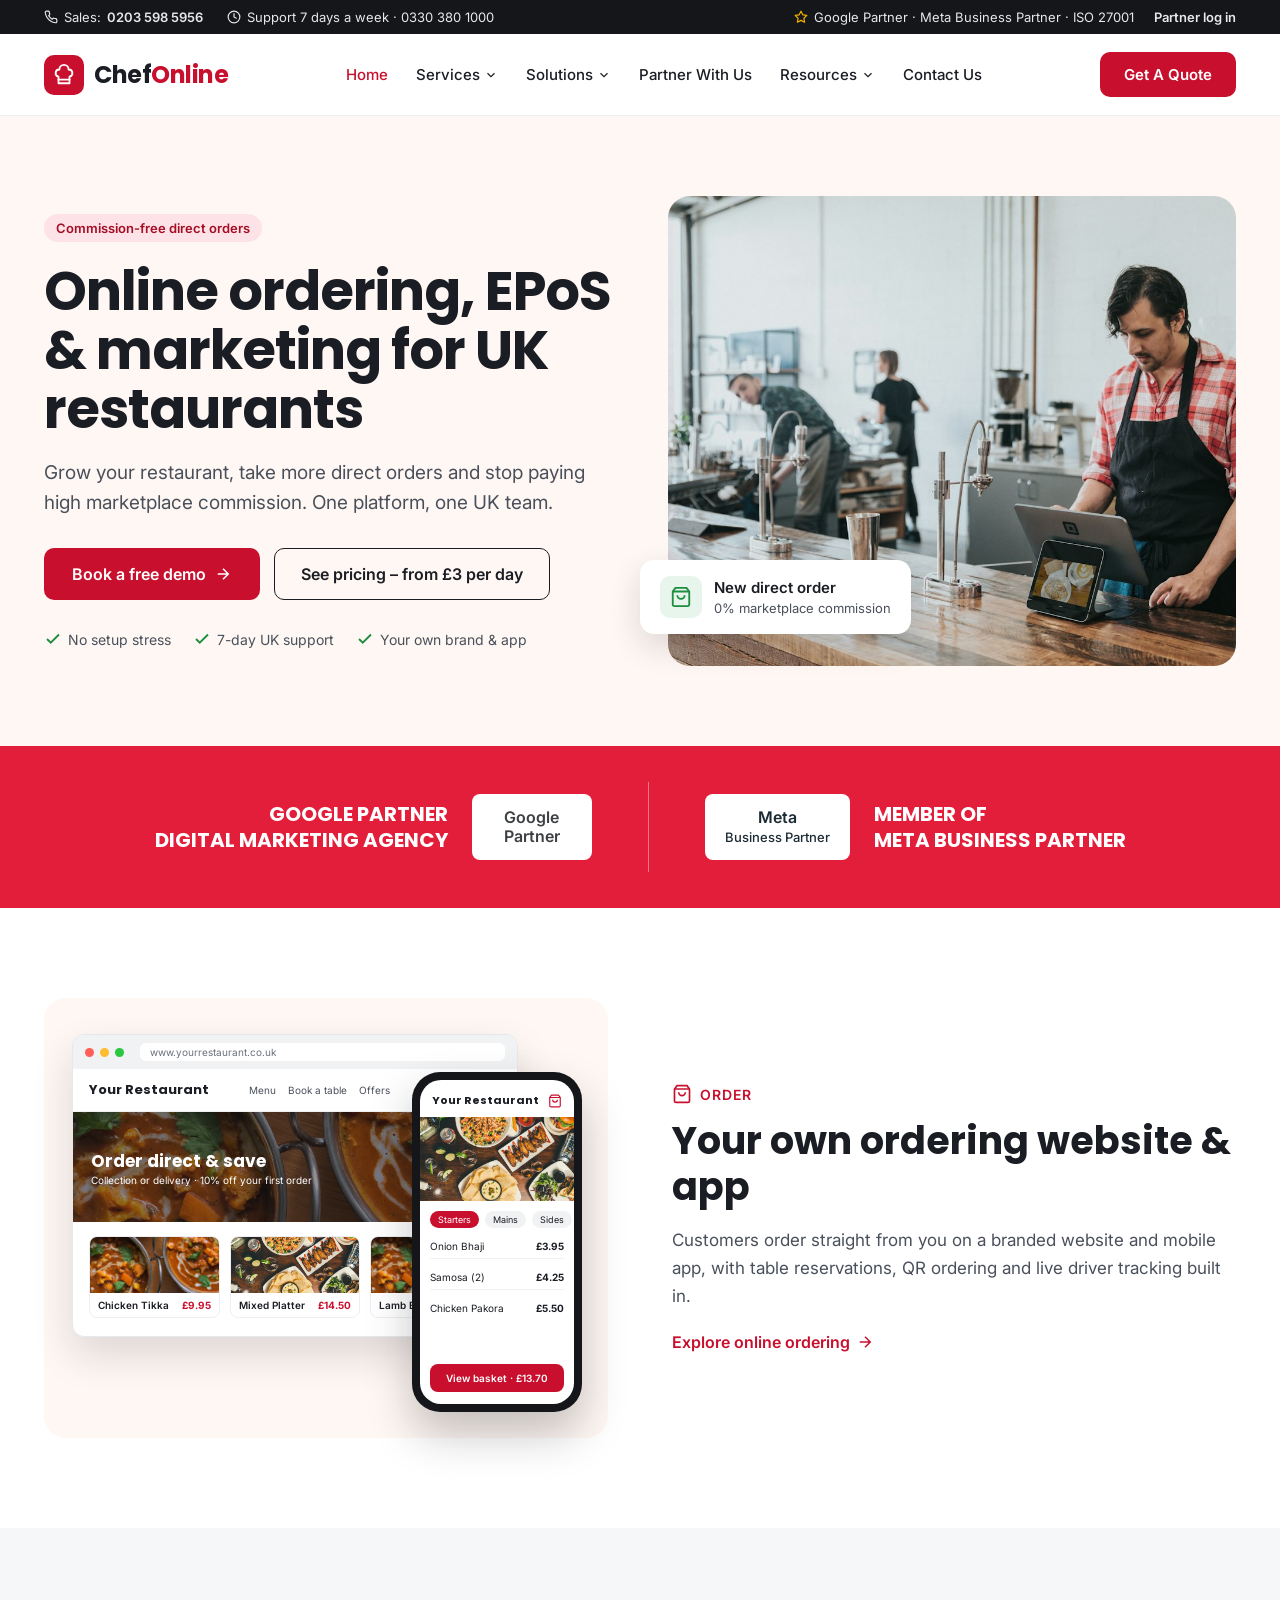
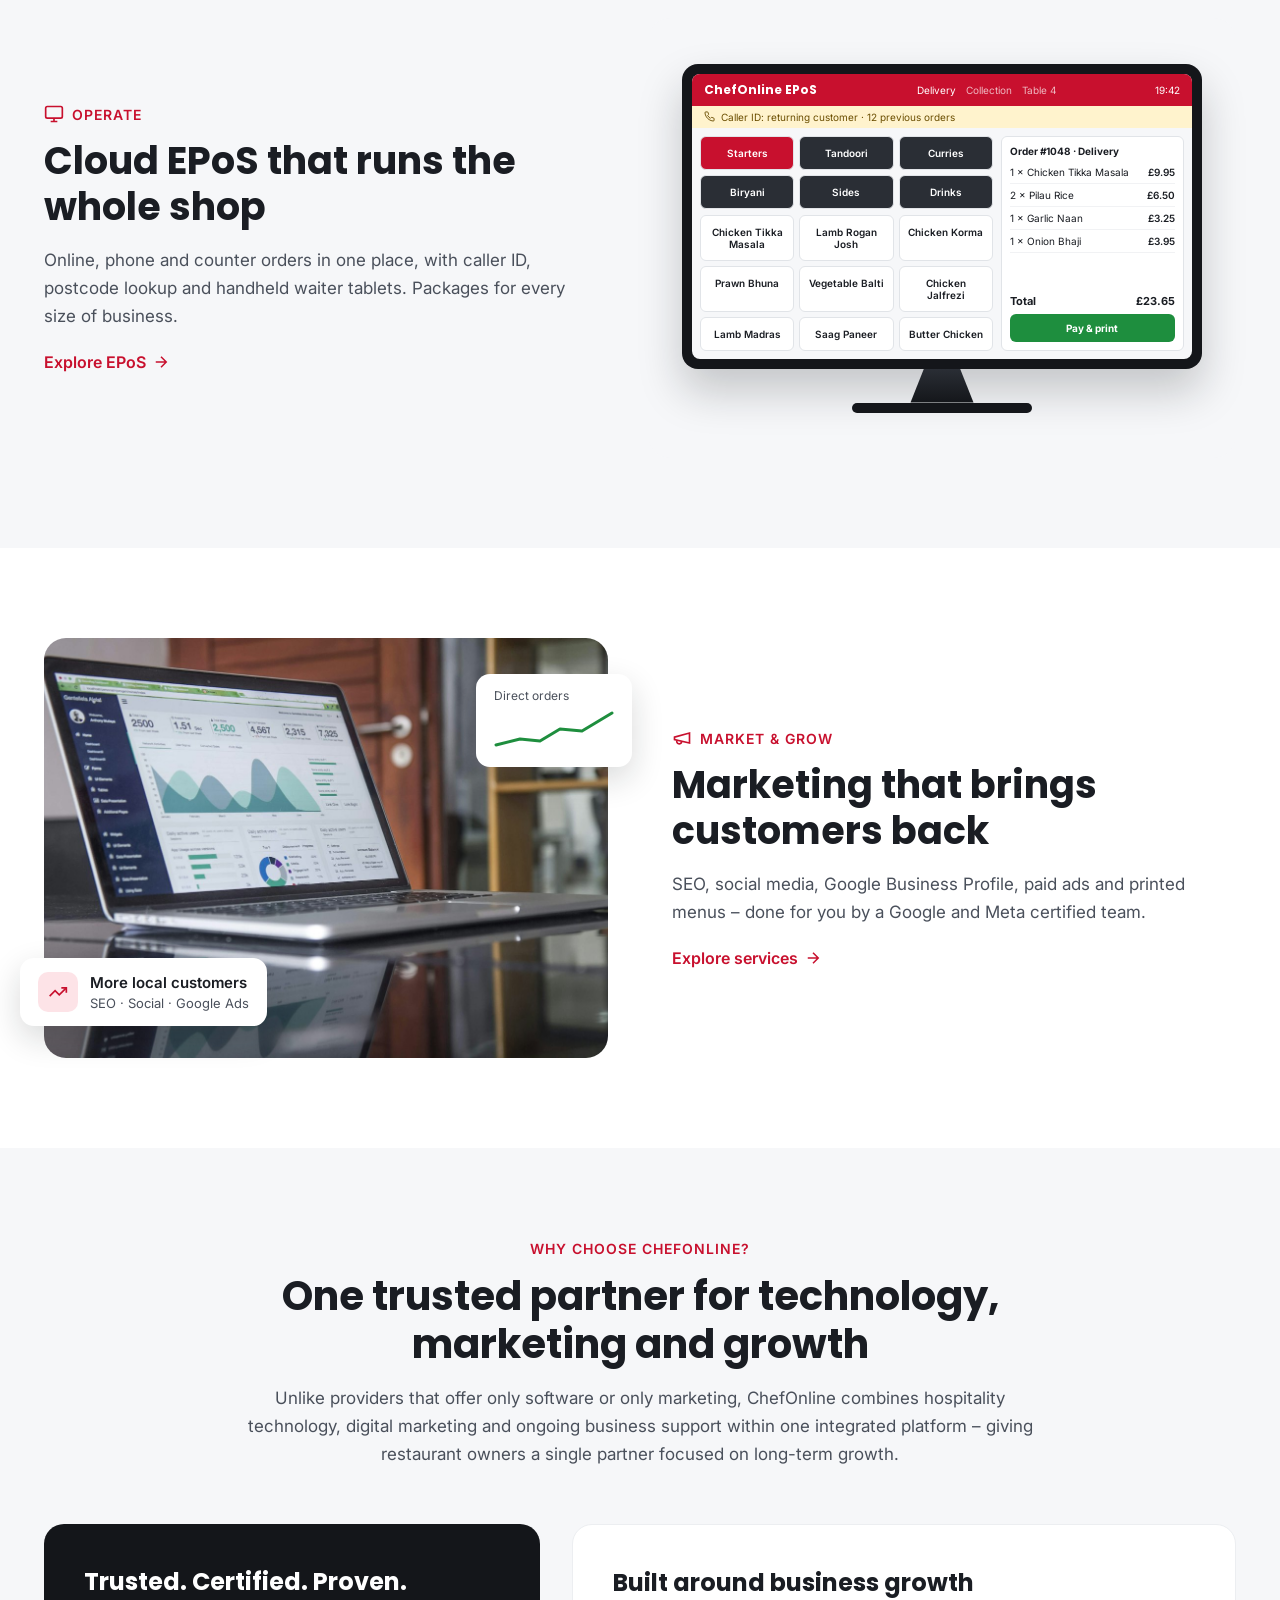
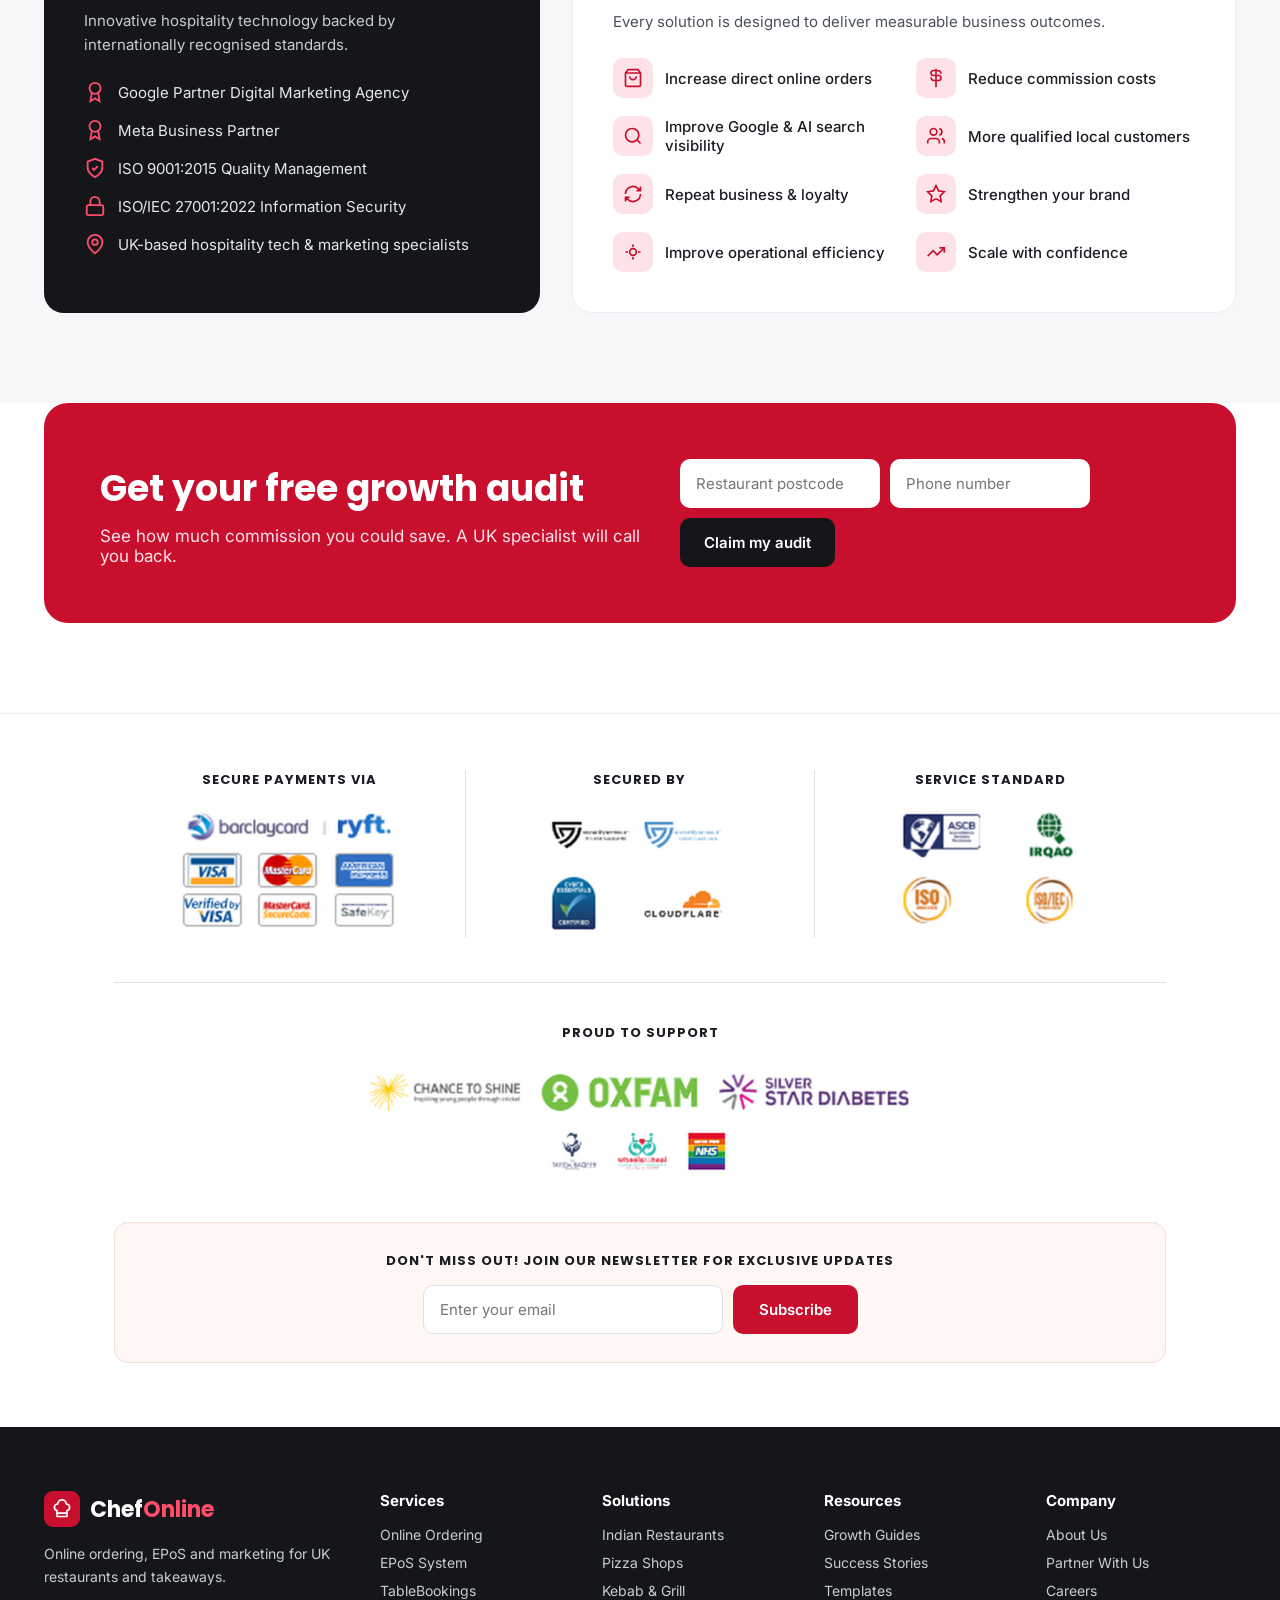
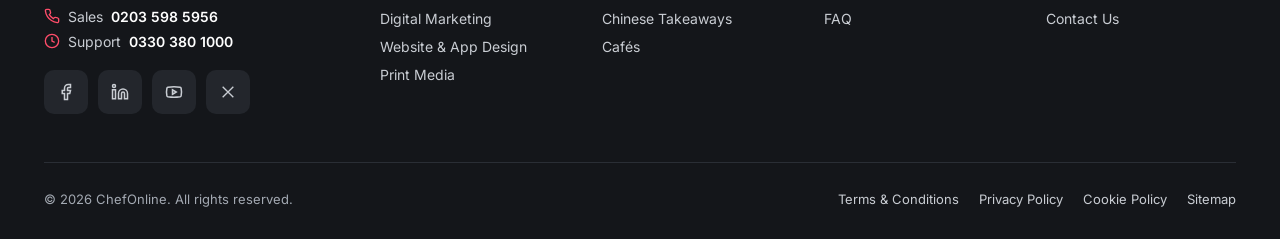
<file: website/index.html>
<!doctype html>
<html lang="en-GB">
<head>
<meta charset="utf-8">
<meta name="viewport" content="width=device-width, initial-scale=1">
<title>Online Ordering, EPoS &amp; Restaurant Marketing UK | ChefOnline</title>
<meta name="description" content="Commission-free online ordering, cloud EPoS and digital marketing for UK restaurants and takeaways. One platform, one UK team. From £3 per day.">
<link rel="canonical" href="https://www.chefonline.com/">
<link rel="preconnect" href="https://fonts.googleapis.com">
<link href="https://fonts.googleapis.com/css2?family=Poppins:wght@500;600;700&amp;family=Inter:wght@400;500;600&amp;display=swap" rel="stylesheet">
<meta property="og:type" content="website">
<meta property="og:site_name" content="ChefOnline">
<meta property="og:title" content="Online Ordering, EPoS &amp; Restaurant Marketing UK | ChefOnline">
<meta property="og:description" content="Commission-free online ordering, cloud EPoS and digital marketing for UK restaurants and takeaways. One platform, one UK team. From £3 per day.">
<meta property="og:url" content="https://www.chefonline.com/">
<meta property="og:image" content="https://www.chefonline.com/images/epos-hero.jpg">
<meta name="twitter:card" content="summary_large_image">
<link rel="stylesheet" href="css/style.css">
<script type="application/ld+json">{"@context":"https://schema.org","@type":"Organization","name":"ChefOnline","url":"https://www.chefonline.com/","contactPoint":[{"@type":"ContactPoint","telephone":"+44-203-598-5956","contactType":"sales","areaServed":"GB"},{"@type":"ContactPoint","telephone":"+44-330-380-1000","contactType":"customer support","areaServed":"GB"}],"sameAs":["https://www.facebook.com/ChefOnlinePartners/","https://x.com/ChefOnlineUK","https://www.linkedin.com/company/chef-online","https://www.youtube.com/channel/UC8rNSm4umip2dGbmlR7ph6g"]}</script>
<script type="application/ld+json" data-schema="page">{"@context": "https://schema.org", "@type": "WebSite", "name": "ChefOnline", "url": "https://www.chefonline.com/"}</script>
</head>
<body>
<div style="font-family: Inter, sans-serif; color: #1A1D23; width: 100%">

<!-- ===== HEADER ===== -->
<header>
  <div style="background: #14161A; color: #E6E8EB; font-size: 13px">
    <div style="max-width: 1240px; margin: 0 auto; padding: 9px 24px; display: flex; justify-content: space-between; align-items: center; gap: 16px; flex-wrap: wrap">
      <div style="display: flex; gap: 24px; align-items: center; flex-wrap: wrap">
        <span style="display: flex; gap: 6px; align-items: center"><svg aria-hidden="true" width="14" height="14" viewBox="0 0 24 24" fill="none" stroke="currentColor" stroke-width="2" stroke-linecap="round" stroke-linejoin="round"><path d="M22 16.9v3a2 2 0 0 1-2.2 2 19.8 19.8 0 0 1-8.6-3.1 19.5 19.5 0 0 1-6-6A19.8 19.8 0 0 1 2.1 4.2 2 2 0 0 1 4.1 2h3a2 2 0 0 1 2 1.7c.1 1 .4 1.9.7 2.8a2 2 0 0 1-.5 2.1L8 9.9a16 16 0 0 0 6 6l1.3-1.3a2 2 0 0 1 2.1-.4c.9.3 1.8.6 2.8.7a2 2 0 0 1 1.7 2z"/></svg>Sales: <a href="tel:02035985956" style="font-weight: 600">0203 598 5956</a></span>
        <span class="hide-m" style="display: flex; gap: 6px; align-items: center"><svg aria-hidden="true" width="14" height="14" viewBox="0 0 24 24" fill="none" stroke="currentColor" stroke-width="2" stroke-linecap="round"><circle cx="12" cy="12" r="10"/><path d="M12 6v6l4 2"/></svg>Support 7 days a week · 0330 380 1000</span>
      </div>
      <div style="display: flex; gap: 20px; align-items: center">
        <span class="hide-m" style="display: flex; gap: 6px; align-items: center"><svg aria-hidden="true" width="14" height="14" viewBox="0 0 24 24" fill="none" stroke="#F5B301" stroke-width="2" stroke-linejoin="round"><path d="M12 2l3.1 6.3 6.9 1-5 4.9 1.2 6.8L12 17.8 5.8 21l1.2-6.8-5-4.9 6.9-1z"/></svg>Google Partner · Meta Business Partner · ISO 27001</span>
        <a href="#login" style="font-weight: 600">Partner log in</a>
      </div>
    </div>
  </div>
  <div style="background: #fff; border-bottom: 1px solid #ECEEF1; position: relative; z-index: 30">
    <div style="max-width: 1240px; margin: 0 auto; padding: 18px 24px; display: flex; align-items: center; justify-content: space-between; gap: 24px">
      <a href="#home" aria-label="ChefOnline home" style="display: flex; align-items: center; gap: 10px">
        <span style="width: 40px; height: 40px; border-radius: 10px; background: #C8102E; display: flex; align-items: center; justify-content: center"><svg aria-hidden="true" width="22" height="22" viewBox="0 0 24 24" fill="none" stroke="#fff" stroke-width="2" stroke-linecap="round" stroke-linejoin="round"><path d="M6 13.9A4 4 0 0 1 7 6a5 5 0 0 1 10 0 4 4 0 0 1 1 7.9V21H6z"/><path d="M6 17h12"/></svg></span>
        <span style="font-family: Poppins, sans-serif; font-weight: 700; font-size: 24px; letter-spacing: -0.5px">Chef<span style="color: #C8102E">Online</span></span>
      </a>
      <nav class="nav" aria-label="Main" style="display: flex; gap: 28px; font-size: 15px; font-weight: 500; align-items: center">
        <a href="#home" style="color: #C8102E">Home</a>
        
        <div class="dd" style="padding: 26px 0; margin: -26px 0; position: relative"><a href="services/" style="display: flex; gap: 4px; align-items: center;">Services<svg aria-hidden="true" width="14" height="14" viewBox="0 0 24 24" fill="none" stroke="currentColor" stroke-width="2"><path d="m6 9 6 6 6-6"/></svg></a><div class="mm" style="position: absolute; left: -24px; top: 100%; width: 580px; background: #fff; border: 1px solid #E6E8EB; border-radius: 8px; box-shadow: 0 16px 36px rgba(20,22,26,.14); z-index: 20; padding: 22px 0 18px"><p style="margin: 0 32px 14px; font-size: 16px; font-weight: 500; color: #1A1D23"><a href="services/">Services</a></p><div style="display: grid; grid-template-columns: 1fr 1fr; gap: 0 30px; margin: 0 12px; border-top: 1px solid #ECEEF1; padding: 12px 20px 0"><div><a href="services/#online-ordering-system" style="display: block; padding: 7px 0; font-size: 15px; font-weight: 400; color: #1A1D23">Online Food Ordering System</a><a href="services/#epos-system" style="display: block; padding: 7px 0; font-size: 15px; font-weight: 400; color: #1A1D23">EPoS System</a><a href="services/#table-bookings" style="display: block; padding: 7px 0; font-size: 15px; font-weight: 400; color: #1A1D23">TableBookings</a></div><div><a href="services/#digital-marketing" style="display: block; padding: 7px 0; font-size: 15px; font-weight: 400; color: #1A1D23">Digital Marketing</a><a href="services/#web-app-design" style="display: block; padding: 7px 0; font-size: 15px; font-weight: 400; color: #1A1D23">Website &amp; App Design</a><a href="services/#print-media" style="display: block; padding: 7px 0; font-size: 15px; font-weight: 400; color: #1A1D23">Print Media</a></div></div></div></div>
        <div class="dd" style="padding: 26px 0; margin: -26px 0"><a href="#business-types" style="display: flex; gap: 4px; align-items: center">Solutions<svg aria-hidden="true" width="14" height="14" viewBox="0 0 24 24" fill="none" stroke="currentColor" stroke-width="2"><path d="m6 9 6 6 6-6"/></svg></a><div class="mm" style="position: absolute; left: 0; right: 0; top: 100%; background: #fff; border-top: 1px solid #ECEEF1; box-shadow: 0 24px 48px rgba(20,22,26,.12); z-index: 20"><div style="max-width: 1240px; margin: 0 auto; padding: 28px 24px 32px; display: grid; grid-template-columns: 1fr 1fr 1fr; gap: 28px"><div><p style="font-size: 12px; font-weight: 700; letter-spacing: 1px; color: #6B717B; margin: 0 0 8px 10px; text-transform: uppercase">Cuisine</p><div style="display: flex; flex-direction: column; gap: 2px"><a href="#" style="display: flex; gap: 12px; align-items: flex-start; padding: 10px; border-radius: 10px"><span style="width: 40px; height: 40px; flex: none; border-radius: 10px; background: #FDE3E7; display: flex; align-items: center; justify-content: center"><svg aria-hidden="true" width="20" height="20" viewBox="0 0 24 24" fill="none" stroke="#C8102E" stroke-width="2" stroke-linecap="round" stroke-linejoin="round"><path d="M12 21a9 9 0 0 0 9-9H3a9 9 0 0 0 9 9zM7 21h10M19.5 12 22 6M16.3 6.8c.7.4 1.7.7 2.7.4M8.6 3.9c.8.4 1.8.8 2.9.4"/></svg></span><span><span style="display: block; font-weight: 600; font-size: 15px; color: #1A1D23">Indian & Curry House</span><span style="display: block; font-size: 13px; color: #5B616B; margin-top: 2px; font-weight: 400">Set meals, spice levels, caller ID</span></span></a><a href="#" style="display: flex; gap: 12px; align-items: flex-start; padding: 10px; border-radius: 10px"><span style="width: 40px; height: 40px; flex: none; border-radius: 10px; background: #FDE3E7; display: flex; align-items: center; justify-content: center"><svg aria-hidden="true" width="20" height="20" viewBox="0 0 24 24" fill="none" stroke="#C8102E" stroke-width="2" stroke-linecap="round" stroke-linejoin="round"><path d="M15 11h.01M11 15h.01M16 16h.01M2 16l20 6-6-20A20 20 0 0 0 2 16"/><path d="M5.7 7.1A20 20 0 0 1 17 18.3"/></svg></span><span><span style="display: block; font-weight: 600; font-size: 15px; color: #1A1D23">Pizza Shops</span><span style="display: block; font-size: 13px; color: #5B616B; margin-top: 2px; font-weight: 400">Half-and-half, sizes and meal deals</span></span></a><a href="#" style="display: flex; gap: 12px; align-items: flex-start; padding: 10px; border-radius: 10px"><span style="width: 40px; height: 40px; flex: none; border-radius: 10px; background: #FDE3E7; display: flex; align-items: center; justify-content: center"><svg aria-hidden="true" width="20" height="20" viewBox="0 0 24 24" fill="none" stroke="#C8102E" stroke-width="2" stroke-linecap="round" stroke-linejoin="round"><path d="M8.5 14.5A2.5 2.5 0 0 0 11 12c0-1.4-.5-2-1-3-1.1-2.1-.2-4 2-6 .5 2.5 2 4.9 4 6.5 2 1.6 3 3.5 3 5.5a7 7 0 1 1-14 0c0-1.2.4-2.3 1-3.3.3 1.6 1.5 2.8 2.5 2.8z"/></svg></span><span><span style="display: block; font-weight: 600; font-size: 15px; color: #1A1D23">Kebab & Grill</span><span style="display: block; font-size: 13px; color: #5B616B; margin-top: 2px; font-weight: 400">Fast late-night order handling</span></span></a><a href="#" style="display: flex; gap: 12px; align-items: flex-start; padding: 10px; border-radius: 10px"><span style="width: 40px; height: 40px; flex: none; border-radius: 10px; background: #FDE3E7; display: flex; align-items: center; justify-content: center"><svg aria-hidden="true" width="20" height="20" viewBox="0 0 24 24" fill="none" stroke="#C8102E" stroke-width="2" stroke-linecap="round" stroke-linejoin="round"><path d="M12 21a9 9 0 0 0 9-9H3a9 9 0 0 0 9 9zM7 21h10M19.5 12 22 6M16.3 6.8c.7.4 1.7.7 2.7.4M8.6 3.9c.8.4 1.8.8 2.9.4"/></svg></span><span><span style="display: block; font-weight: 600; font-size: 15px; color: #1A1D23">Chinese Takeaways</span><span style="display: block; font-size: 13px; color: #5B616B; margin-top: 2px; font-weight: 400">Large menus made simple</span></span></a></div></div><div><p style="font-size: 12px; font-weight: 700; letter-spacing: 1px; color: #6B717B; margin: 0 0 8px 10px; text-transform: uppercase">Venue</p><div style="display: flex; flex-direction: column; gap: 2px"><a href="#" style="display: flex; gap: 12px; align-items: flex-start; padding: 10px; border-radius: 10px"><span style="width: 40px; height: 40px; flex: none; border-radius: 10px; background: #FDE3E7; display: flex; align-items: center; justify-content: center"><svg aria-hidden="true" width="20" height="20" viewBox="0 0 24 24" fill="none" stroke="#C8102E" stroke-width="2" stroke-linecap="round" stroke-linejoin="round"><path d="M6.5 12c.9-4.5 4.8-8 10.5-8 0 3.3-2.5 6.5-2.5 8s2.5 4.7 2.5 8c-5.7 0-9.6-3.5-10.5-8zM2 9l4.5 3L2 15"/></svg></span><span><span style="display: block; font-weight: 600; font-size: 15px; color: #1A1D23">Fish & Chips</span><span style="display: block; font-size: 13px; color: #5B616B; margin-top: 2px; font-weight: 400">Busy counter and phone orders</span></span></a><a href="#" style="display: flex; gap: 12px; align-items: flex-start; padding: 10px; border-radius: 10px"><span style="width: 40px; height: 40px; flex: none; border-radius: 10px; background: #FDE3E7; display: flex; align-items: center; justify-content: center"><svg aria-hidden="true" width="20" height="20" viewBox="0 0 24 24" fill="none" stroke="#C8102E" stroke-width="2" stroke-linecap="round" stroke-linejoin="round"><path d="M17 8h1a4 4 0 1 1 0 8h-1M3 8h14v9a4 4 0 0 1-4 4H7a4 4 0 0 1-4-4z"/><path d="M6 2v2M10 2v2M14 2v2"/></svg></span><span><span style="display: block; font-weight: 600; font-size: 15px; color: #1A1D23">Cafés & Coffee Shops</span><span style="display: block; font-size: 13px; color: #5B616B; margin-top: 2px; font-weight: 400">Quick-serve and QR ordering</span></span></a><a href="#" style="display: flex; gap: 12px; align-items: flex-start; padding: 10px; border-radius: 10px"><span style="width: 40px; height: 40px; flex: none; border-radius: 10px; background: #FDE3E7; display: flex; align-items: center; justify-content: center"><svg aria-hidden="true" width="20" height="20" viewBox="0 0 24 24" fill="none" stroke="#C8102E" stroke-width="2" stroke-linecap="round" stroke-linejoin="round"><path d="m2 7 4-5h12l4 5M4 7v13a2 2 0 0 0 2 2h12a2 2 0 0 0 2-2V7M2 7h20M9 22v-6h6v6"/></svg></span><span><span style="display: block; font-weight: 600; font-size: 15px; color: #1A1D23">Dark Kitchens</span><span style="display: block; font-size: 13px; color: #5B616B; margin-top: 2px; font-weight: 400">Multi-brand, delivery-first</span></span></a><a href="#" style="display: flex; gap: 12px; align-items: flex-start; padding: 10px; border-radius: 10px"><span style="width: 40px; height: 40px; flex: none; border-radius: 10px; background: #FDE3E7; display: flex; align-items: center; justify-content: center"><svg aria-hidden="true" width="20" height="20" viewBox="0 0 24 24" fill="none" stroke="#C8102E" stroke-width="2" stroke-linecap="round" stroke-linejoin="round"><rect x="4" y="2" width="16" height="20" rx="2"/><path d="M9 22v-4h6v4M8 6h.01M16 6h.01M12 6h.01M12 10h.01M12 14h.01M16 10h.01M16 14h.01M8 10h.01M8 14h.01"/></svg></span><span><span style="display: block; font-weight: 600; font-size: 15px; color: #1A1D23">Multi-site Groups</span><span style="display: block; font-size: 13px; color: #5B616B; margin-top: 2px; font-weight: 400">Central menus and reporting</span></span></a></div></div><div style="background: #FFF7F3; border-radius: 14px; overflow: hidden; display: flex; flex-direction: column"><img src="images/curry.jpg" alt="" style="width: 100%; height: 140px; object-fit: cover"><div style="padding: 18px"><p style="font-family: Poppins, sans-serif; font-weight: 600; font-size: 17px; margin: 0 0 6px; color: #1A1D23">Built for UK takeaways</p><p style="font-size: 13px; color: #4A505B; margin: 0 0 12px; line-height: 1.5; font-weight: 400">See how restaurants like yours grow direct orders.</p><a href="#" style="color: #C8102E; font-weight: 600; font-size: 14px">View success stories →</a></div></div></div></div></div>
        <a href="#partner">Partner With Us</a>
        <div class="dd" style="padding: 26px 0; margin: -26px 0"><a href="#resources" style="display: flex; gap: 4px; align-items: center">Resources<svg aria-hidden="true" width="14" height="14" viewBox="0 0 24 24" fill="none" stroke="currentColor" stroke-width="2"><path d="m6 9 6 6 6-6"/></svg></a><div class="mm" style="position: absolute; left: 0; right: 0; top: 100%; background: #fff; border-top: 1px solid #ECEEF1; box-shadow: 0 24px 48px rgba(20,22,26,.12); z-index: 20"><div style="max-width: 1240px; margin: 0 auto; padding: 28px 24px 32px; display: grid; grid-template-columns: 1fr 1fr 1fr 1.1fr; gap: 28px"><div><p style="font-size: 12px; font-weight: 700; letter-spacing: 1px; color: #6B717B; margin: 0 0 8px 10px; text-transform: uppercase">Learn</p><div style="display: flex; flex-direction: column; gap: 2px"><a href="#" style="display: flex; gap: 12px; align-items: flex-start; padding: 10px; border-radius: 10px"><span style="width: 40px; height: 40px; flex: none; border-radius: 10px; background: #FDE3E7; display: flex; align-items: center; justify-content: center"><svg aria-hidden="true" width="20" height="20" viewBox="0 0 24 24" fill="none" stroke="#C8102E" stroke-width="2" stroke-linecap="round" stroke-linejoin="round"><path d="M2 3h6a4 4 0 0 1 4 4v14a3 3 0 0 0-3-3H2zM22 3h-6a4 4 0 0 0-4 4v14a3 3 0 0 1 3-3h7z"/></svg></span><span><span style="display: block; font-weight: 600; font-size: 15px; color: #1A1D23">Growth Guides</span><span style="display: block; font-size: 13px; color: #5B616B; margin-top: 2px; font-weight: 400">Tips to win more direct orders</span></span></a><a href="#" style="display: flex; gap: 12px; align-items: flex-start; padding: 10px; border-radius: 10px"><span style="width: 40px; height: 40px; flex: none; border-radius: 10px; background: #FDE3E7; display: flex; align-items: center; justify-content: center"><svg aria-hidden="true" width="20" height="20" viewBox="0 0 24 24" fill="none" stroke="#C8102E" stroke-width="2" stroke-linecap="round" stroke-linejoin="round"><path d="M6 9H4.5a2.5 2.5 0 0 1 0-5H6M18 9h1.5a2.5 2.5 0 0 0 0-5H18M4 22h16M10 14.7V17c0 .6-.5 1-1 1.2C7.9 18.8 7 20.2 7 22M14 14.7V17c0 .6.5 1 1 1.2 1.1.6 2 2 2 3.8M18 2H6v7a6 6 0 0 0 12 0z"/></svg></span><span><span style="display: block; font-weight: 600; font-size: 15px; color: #1A1D23">Success Stories</span><span style="display: block; font-size: 13px; color: #5B616B; margin-top: 2px; font-weight: 400">Real results from UK restaurants</span></span></a><a href="#" style="display: flex; gap: 12px; align-items: flex-start; padding: 10px; border-radius: 10px"><span style="width: 40px; height: 40px; flex: none; border-radius: 10px; background: #FDE3E7; display: flex; align-items: center; justify-content: center"><svg aria-hidden="true" width="20" height="20" viewBox="0 0 24 24" fill="none" stroke="#C8102E" stroke-width="2" stroke-linecap="round" stroke-linejoin="round"><path d="m22 8-6 4 6 4V8z"/><rect x="2" y="6" width="14" height="12" rx="2"/></svg></span><span><span style="display: block; font-weight: 600; font-size: 15px; color: #1A1D23">Videos & Webinars</span><span style="display: block; font-size: 13px; color: #5B616B; margin-top: 2px; font-weight: 400">Watch demos and walkthroughs</span></span></a></div></div><div><p style="font-size: 12px; font-weight: 700; letter-spacing: 1px; color: #6B717B; margin: 0 0 8px 10px; text-transform: uppercase">Tools</p><div style="display: flex; flex-direction: column; gap: 2px"><a href="#" style="display: flex; gap: 12px; align-items: flex-start; padding: 10px; border-radius: 10px"><span style="width: 40px; height: 40px; flex: none; border-radius: 10px; background: #FDE3E7; display: flex; align-items: center; justify-content: center"><svg aria-hidden="true" width="20" height="20" viewBox="0 0 24 24" fill="none" stroke="#C8102E" stroke-width="2" stroke-linecap="round" stroke-linejoin="round"><path d="M14 2H6a2 2 0 0 0-2 2v16a2 2 0 0 0 2 2h12a2 2 0 0 0 2-2V8z"/><path d="M14 2v6h6"/></svg></span><span><span style="display: block; font-weight: 600; font-size: 15px; color: #1A1D23">Templates & Downloads</span><span style="display: block; font-size: 13px; color: #5B616B; margin-top: 2px; font-weight: 400">Menu and social media templates</span></span></a></div></div><div><p style="font-size: 12px; font-weight: 700; letter-spacing: 1px; color: #6B717B; margin: 0 0 8px 10px; text-transform: uppercase">Support</p><div style="display: flex; flex-direction: column; gap: 2px"><a href="#" style="display: flex; gap: 12px; align-items: flex-start; padding: 10px; border-radius: 10px"><span style="width: 40px; height: 40px; flex: none; border-radius: 10px; background: #FDE3E7; display: flex; align-items: center; justify-content: center"><svg aria-hidden="true" width="20" height="20" viewBox="0 0 24 24" fill="none" stroke="#C8102E" stroke-width="2" stroke-linecap="round" stroke-linejoin="round"><circle cx="12" cy="12" r="10"/><path d="M9.1 9a3 3 0 0 1 5.8 1c0 2-3 3-3 3M12 17h.01"/></svg></span><span><span style="display: block; font-weight: 600; font-size: 15px; color: #1A1D23">FAQ & Help Centre</span><span style="display: block; font-size: 13px; color: #5B616B; margin-top: 2px; font-weight: 400">Answers to common questions</span></span></a></div></div><div style="background: #FFF7F3; border-radius: 14px; overflow: hidden; display: flex; flex-direction: column"><img src="images/food.jpg" alt="" style="width: 100%; height: 140px; object-fit: cover"><div style="padding: 18px"><p style="font-family: Poppins, sans-serif; font-weight: 600; font-size: 17px; margin: 0 0 6px; color: #1A1D23">Real results from UK restaurants</p><p style="font-size: 13px; color: #4A505B; margin: 0 0 12px; line-height: 1.5; font-weight: 400">See how restaurants like yours grow direct orders.</p><a href="#" style="color: #C8102E; font-weight: 600; font-size: 14px">View success stories →</a></div></div></div></div></div>
        <a href="#contact">Contact Us</a>
      </nav>
      <a href="#demo" style="background: #C8102E; color: #fff; font-weight: 600; font-size: 15px; padding: 13px 24px; border-radius: 10px; white-space: nowrap; min-height: 44px; box-sizing: border-box; display: flex; align-items: center" class="hdr-cta">Get A Quote</a>
      <label for="navtoggle" class="burger" aria-label="Open menu"><svg aria-hidden="true" width="22" height="22" viewBox="0 0 24 24" fill="none" stroke="currentColor" stroke-width="2"><path d="M4 6h16M4 12h16M4 18h16"/></svg></label>
    </div>
  </div>
<input type="checkbox" id="navtoggle" hidden>
  <nav class="mnav" aria-label="Mobile"><a href="./">Home</a><p>Services</p><a href="services/">All services</a><a href="services/#online-ordering-system">Online Food Ordering System</a><a href="services/#epos-system">EPoS System</a><a href="services/#table-bookings">TableBookings</a><a href="services/#digital-marketing">Digital Marketing</a><a href="services/#print-media">Print Media</a><a href="services/#web-app-design">Website &amp; App Design</a><p>More</p><a href="#business-types">Solutions</a><a href="#partner">Partner With Us</a><a href="#resources">Resources</a><a href="#contact">Contact Us</a></nav>
</header>

<!-- ===== Z1: HERO (text left → image right) ===== -->
<section style="background: #FFF7F3">
  <div class="z" style="max-width: 1240px; margin: 0 auto; padding: 80px 24px; display: flex; gap: 56px; align-items: center">
    <div style="flex: 1">
      <span style="display: inline-block; background: #FDE3E7; color: #A50D25; font-size: 13px; font-weight: 600; padding: 6px 12px; border-radius: 99px">Commission-free direct orders</span>
      <h1 style="font-family: Poppins, sans-serif; font-size: 54px; line-height: 1.1; margin: 20px 0 18px; letter-spacing: -1px">Online ordering, EPoS &amp; marketing for UK restaurants</h1>
      <p style="font-size: 19px; line-height: 1.6; color: #4A505B; margin: 0 0 30px">Grow your restaurant, take more direct orders and stop paying high marketplace commission. One platform, one UK team.</p>
      <div style="display: flex; gap: 14px; flex-wrap: wrap">
        <a href="#demo" style="background: #C8102E; color: #fff; font-weight: 600; padding: 16px 28px; border-radius: 10px; display: flex; gap: 8px; align-items: center">Book a free demo<svg aria-hidden="true" width="18" height="18" viewBox="0 0 24 24" fill="none" stroke="currentColor" stroke-width="2"><path d="M5 12h14M12 5l7 7-7 7"/></svg></a>
        <a href="services/#online-ordering-system" style="border: 1.5px solid #1A1D23; font-weight: 600; padding: 15px 26px; border-radius: 10px">See pricing – from £3 per day</a>
      </div>
      <div style="display: flex; gap: 22px; margin-top: 30px; font-size: 14px; color: #4A505B; flex-wrap: wrap">
        <span style="display: flex; gap: 6px; align-items: center"><svg aria-hidden="true" width="18" height="18" viewBox="0 0 24 24" fill="none" stroke="#1E8E3E" stroke-width="2.5"><path d="M20 6 9 17l-5-5"/></svg>No setup stress</span>
        <span style="display: flex; gap: 6px; align-items: center"><svg aria-hidden="true" width="18" height="18" viewBox="0 0 24 24" fill="none" stroke="#1E8E3E" stroke-width="2.5"><path d="M20 6 9 17l-5-5"/></svg>7-day UK support</span>
        <span style="display: flex; gap: 6px; align-items: center"><svg aria-hidden="true" width="18" height="18" viewBox="0 0 24 24" fill="none" stroke="#1E8E3E" stroke-width="2.5"><path d="M20 6 9 17l-5-5"/></svg>Your own brand &amp; app</span>
      </div>
    </div>
    <div style="flex: 1; position: relative">
      <img src="images/epos-hero.jpg" alt="Restaurant manager taking an order on a cloud EPoS tablet at the counter" style="width: 100%; height: 470px; object-fit: cover; border-radius: 22px; display: block">
      <div style="position: absolute; left: -28px; bottom: 32px; background: #fff; border-radius: 14px; padding: 16px 20px; box-shadow: 0 12px 32px rgba(20,22,26,.14); display: flex; gap: 12px; align-items: center">
        <span style="width: 42px; height: 42px; border-radius: 10px; background: #E7F5EC; display: flex; align-items: center; justify-content: center"><svg aria-hidden="true" width="22" height="22" viewBox="0 0 24 24" fill="none" stroke="#1E8E3E" stroke-width="2"><path d="M6 2 3 6v14a2 2 0 0 0 2 2h14a2 2 0 0 0 2-2V6l-3-4z"/><path d="M3 6h18M16 10a4 4 0 0 1-8 0"/></svg></span>
        <span><span style="display: block; font-weight: 600; font-size: 15px">New direct order</span><span style="font-size: 13px; color: #4A505B">0% marketplace commission</span></span>
      </div>
    </div>
  </div>
</section>

<!-- ===== PARTNER BADGES ===== -->
<section aria-label="Partner badges">
  <div style="background: #E31E3A; color: #fff">
    <div class="z" style="max-width: 1240px; margin: 0 auto; padding: 36px 24px; display: flex; gap: 56px; align-items: center; justify-content: center">
      <div style="display: flex; gap: 24px; align-items: center">
        <p style="font-family: Poppins, sans-serif; font-weight: 700; font-size: 20px; line-height: 1.3; margin: 0; text-align: right; text-transform: uppercase">Google Partner<br>Digital Marketing Agency</p>
        <span style="background: #fff; color: #3C4043; border-radius: 8px; padding: 14px 20px; font-weight: 600; font-size: 16px; line-height: 1.2; text-align: center; min-width: 120px">Google<br>Partner</span>
      </div>
      <span class="hide-m" aria-hidden="true" style="width: 1px; height: 90px; background: rgba(255,255,255,.4)"></span>
      <div style="display: flex; gap: 24px; align-items: center">
        <span style="background: #fff; color: #1C2B33; border-radius: 8px; padding: 14px 20px; font-weight: 600; font-size: 16px; line-height: 1.2; text-align: center; min-width: 120px">Meta<br><span style="font-size: 13px; font-weight: 500">Business Partner</span></span>
        <p style="font-family: Poppins, sans-serif; font-weight: 700; font-size: 20px; line-height: 1.3; margin: 0; text-transform: uppercase">Member of<br>Meta Business Partner</p>
      </div>
    </div>
  </div>
</section>

<!-- ===== Z2: ORDER (image left → text right) ===== -->
<section id="products">
  <div class="z" style="max-width: 1240px; margin: 0 auto; padding: 90px 24px; display: flex; gap: 64px; align-items: center">
    <div role="img" aria-label="Restaurant ordering website on desktop and branded ordering app on mobile" style="flex: 1; min-width: 0; position: relative; height: 440px; background: #FFF7F3; border-radius: 22px">
      <div style="position: absolute; left: 28px; top: 36px; right: 90px; background: #fff; border-radius: 12px; box-shadow: 0 18px 40px rgba(20,22,26,.14); overflow: hidden; border: 1px solid #E6E8EB">
        <div style="background: #F1F2F4; padding: 8px 12px; display: flex; gap: 6px; align-items: center"><span style="width: 9px; height: 9px; border-radius: 50%; background: #FF5F57"></span><span style="width: 9px; height: 9px; border-radius: 50%; background: #FEBC2E"></span><span style="width: 9px; height: 9px; border-radius: 50%; background: #28C840"></span><span style="flex: 1; margin-left: 10px; background: #fff; border-radius: 6px; font-size: 10px; color: #6B717B; padding: 3px 10px">www.yourrestaurant.co.uk</span></div>
        <div style="display: flex; justify-content: space-between; align-items: center; padding: 10px 16px; border-bottom: 1px solid #F1F2F4"><span style="font-family: Poppins, sans-serif; font-weight: 700; font-size: 13px">Your Restaurant</span><span style="display: flex; gap: 12px; font-size: 10px; color: #4A505B"><span>Menu</span><span>Book a table</span><span>Offers</span></span><span style="background: #C8102E; color: #fff; font-size: 10px; font-weight: 600; padding: 5px 10px; border-radius: 6px">Order now</span></div>
        <div style="position: relative; height: 110px"><img src="images/curry.jpg" alt="" style="width: 100%; height: 110px; object-fit: cover; display: block"><div style="position: absolute; inset: 0; background: rgba(20,22,26,.45); display: flex; flex-direction: column; justify-content: center; padding: 0 18px; color: #fff"><span style="font-family: Poppins, sans-serif; font-weight: 700; font-size: 17px">Order direct &amp; save</span><span style="font-size: 10px">Collection or delivery · 10% off your first order</span></div></div>
        <div style="display: grid; grid-template-columns: 1fr 1fr 1fr; gap: 10px; padding: 14px 16px 18px"><div style="border: 1px solid #ECEEF1; border-radius: 8px; overflow: hidden"><img src="images/curry.jpg" alt="" style="width: 100%; height: 56px; object-fit: cover; display: block"><div style="padding: 6px 8px; display: flex; justify-content: space-between; align-items: center"><span style="font-size: 10px; font-weight: 600">Chicken Tikka</span><span style="font-size: 10px; color: #C8102E; font-weight: 700">£9.95</span></div></div><div style="border: 1px solid #ECEEF1; border-radius: 8px; overflow: hidden"><img src="images/food.jpg" alt="" style="width: 100%; height: 56px; object-fit: cover; display: block"><div style="padding: 6px 8px; display: flex; justify-content: space-between; align-items: center"><span style="font-size: 10px; font-weight: 600">Mixed Platter</span><span style="font-size: 10px; color: #C8102E; font-weight: 700">£14.50</span></div></div><div style="border: 1px solid #ECEEF1; border-radius: 8px; overflow: hidden"><img src="images/curry.jpg" alt="" style="width: 100%; height: 56px; object-fit: cover; display: block"><div style="padding: 6px 8px; display: flex; justify-content: space-between; align-items: center"><span style="font-size: 10px; font-weight: 600">Lamb Bhuna</span><span style="font-size: 10px; color: #C8102E; font-weight: 700">£10.95</span></div></div></div>
      </div>
      <div style="position: absolute; right: 26px; bottom: 26px; width: 170px; height: 340px; background: #14161A; border-radius: 28px; padding: 8px; box-shadow: 0 22px 44px rgba(20,22,26,.25); box-sizing: border-box">
        <div style="background: #fff; border-radius: 21px; height: 100%; overflow: hidden; display: flex; flex-direction: column">
          <div style="padding: 12px 12px 8px; display: flex; justify-content: space-between; align-items: center"><span style="font-family: Poppins, sans-serif; font-weight: 700; font-size: 11px">Your Restaurant</span><svg aria-hidden="true" width="14" height="14" viewBox="0 0 24 24" fill="none" stroke="#C8102E" stroke-width="2"><path d="M6 2 3 6v14a2 2 0 0 0 2 2h14a2 2 0 0 0 2-2V6l-3-4z"/><path d="M3 6h18M16 10a4 4 0 0 1-8 0"/></svg></div>
          <img src="images/food.jpg" alt="" style="width: 100%; height: 84px; object-fit: cover; display: block">
          <div style="display: flex; gap: 6px; padding: 10px 10px 6px"><span style="background: #C8102E; color: #fff; font-size: 9px; padding: 3px 8px; border-radius: 99px">Starters</span><span style="background: #F1F2F4; font-size: 9px; padding: 3px 8px; border-radius: 99px">Mains</span><span style="background: #F1F2F4; font-size: 9px; padding: 3px 8px; border-radius: 99px">Sides</span></div>
          <div style="padding: 0 10px; display: flex; flex-direction: column; gap: 6px; flex: 1">
            <div style="display: flex; justify-content: space-between; font-size: 10px; padding: 6px 0; border-bottom: 1px solid #F1F2F4"><span>Onion Bhaji</span><span style="font-weight: 700">£3.95</span></div>
            <div style="display: flex; justify-content: space-between; font-size: 10px; padding: 6px 0; border-bottom: 1px solid #F1F2F4"><span>Samosa (2)</span><span style="font-weight: 700">£4.25</span></div>
            <div style="display: flex; justify-content: space-between; font-size: 10px; padding: 6px 0"><span>Chicken Pakora</span><span style="font-weight: 700">£5.50</span></div>
          </div>
          <div style="margin: 8px 10px 12px; background: #C8102E; color: #fff; font-size: 10px; font-weight: 600; text-align: center; padding: 8px; border-radius: 8px">View basket · £13.70</div>
        </div>
      </div>
    </div>
    <div style="flex: 1">
      <span style="display: flex; gap: 8px; align-items: center; color: #C8102E; font-weight: 600; font-size: 14px; letter-spacing: 1px"><svg aria-hidden="true" width="20" height="20" viewBox="0 0 24 24" fill="none" stroke="currentColor" stroke-width="2"><path d="M6 2 3 6v14a2 2 0 0 0 2 2h14a2 2 0 0 0 2-2V6l-3-4z"/><path d="M3 6h18M16 10a4 4 0 0 1-8 0"/></svg>ORDER</span>
      <h2 style="font-family: Poppins, sans-serif; font-size: 38px; line-height: 1.2; margin: 14px 0 16px">Your own ordering website &amp; app</h2>
      <p style="font-size: 17px; line-height: 1.65; color: #4A505B; margin: 0 0 22px">Customers order straight from you on a branded website and mobile app, with table reservations, QR ordering and live driver tracking built in.</p>
      <a href="services/#online-ordering-system" style="color: #C8102E; font-weight: 600; display: flex; gap: 6px; align-items: center">Explore online ordering<svg aria-hidden="true" width="18" height="18" viewBox="0 0 24 24" fill="none" stroke="currentColor" stroke-width="2"><path d="M5 12h14M12 5l7 7-7 7"/></svg></a>
    </div>
  </div>
</section>

<!-- ===== Z3: OPERATE (text left → image right) ===== -->
<section style="background: #F6F7F9">
  <div class="z" style="max-width: 1240px; margin: 0 auto; padding: 90px 24px; display: flex; gap: 64px; align-items: center">
    <div style="flex: 1">
      <span style="display: flex; gap: 8px; align-items: center; color: #C8102E; font-weight: 600; font-size: 14px; letter-spacing: 1px"><svg aria-hidden="true" width="20" height="20" viewBox="0 0 24 24" fill="none" stroke="currentColor" stroke-width="2"><rect x="2" y="3" width="20" height="14" rx="2"/><path d="M8 21h8M12 17v4"/></svg>OPERATE</span>
      <h2 style="font-family: Poppins, sans-serif; font-size: 38px; line-height: 1.2; margin: 14px 0 16px">Cloud EPoS that runs the whole shop</h2>
      <p style="font-size: 17px; line-height: 1.65; color: #4A505B; margin: 0 0 22px">Online, phone and counter orders in one place, with caller ID, postcode lookup and handheld waiter tablets. Packages for every size of business.</p>
      <a href="services/#epos-system" style="color: #C8102E; font-weight: 600; display: flex; gap: 6px; align-items: center">Explore EPoS<svg aria-hidden="true" width="18" height="18" viewBox="0 0 24 24" fill="none" stroke="currentColor" stroke-width="2"><path d="M5 12h14M12 5l7 7-7 7"/></svg></a>
    </div>
    <div role="img" aria-label="ChefOnline cloud EPoS screen showing menu categories, items, an order ticket and caller ID" style="flex: 1; min-width: 0; height: 440px; background: #F6F7F9; border-radius: 22px; display: flex; flex-direction: column; align-items: center; justify-content: center; padding: 24px; box-sizing: border-box">
      <div style="width: 100%; max-width: 520px; background: #14161A; border-radius: 16px; padding: 10px; box-shadow: 0 22px 44px rgba(20,22,26,.22)">
        <div style="background: #F6F7F9; border-radius: 8px; overflow: hidden">
          <div style="background: #C8102E; color: #fff; display: flex; justify-content: space-between; align-items: center; padding: 7px 12px; font-size: 10px"><span style="font-family: Poppins, sans-serif; font-weight: 700; font-size: 12px">ChefOnline EPoS</span><span style="display: flex; gap: 10px"><span>Delivery</span><span style="opacity: .7">Collection</span><span style="opacity: .7">Table 4</span></span><span>19:42</span></div>
          <div style="background: #FFF3CD; color: #6B4E00; font-size: 10px; padding: 5px 12px; display: flex; gap: 6px; align-items: center"><svg aria-hidden="true" width="11" height="11" viewBox="0 0 24 24" fill="none" stroke="currentColor" stroke-width="2"><path d="M22 16.9v3a2 2 0 0 1-2.2 2 19.8 19.8 0 0 1-8.6-3.1 19.5 19.5 0 0 1-6-6A19.8 19.8 0 0 1 2.1 4.2 2 2 0 0 1 4.1 2h3a2 2 0 0 1 2 1.7c.1 1 .4 1.9.7 2.8a2 2 0 0 1-.5 2.1L8 9.9a16 16 0 0 0 6 6l1.3-1.3a2 2 0 0 1 2.1-.4c.9.3 1.8.6 2.8.7a2 2 0 0 1 1.7 2z"/></svg>Caller ID: returning customer · 12 previous orders</div>
          <div style="display: grid; grid-template-columns: 1.6fr 1fr; gap: 8px; padding: 8px">
            <div style="display: flex; flex-direction: column; gap: 6px">
              <div style="display: grid; grid-template-columns: repeat(3,1fr); gap: 5px"><span style="background: #C8102E; color: #fff; border-radius: 6px; font-size: 10px; font-weight: 600; padding: 10px 6px; text-align: center; border: 1px solid #E1E4E8">Starters</span><span style="background: #2A2E35; color: #fff; border-radius: 6px; font-size: 10px; font-weight: 600; padding: 10px 6px; text-align: center; border: 1px solid #E1E4E8">Tandoori</span><span style="background: #2A2E35; color: #fff; border-radius: 6px; font-size: 10px; font-weight: 600; padding: 10px 6px; text-align: center; border: 1px solid #E1E4E8">Curries</span><span style="background: #2A2E35; color: #fff; border-radius: 6px; font-size: 10px; font-weight: 600; padding: 10px 6px; text-align: center; border: 1px solid #E1E4E8">Biryani</span><span style="background: #2A2E35; color: #fff; border-radius: 6px; font-size: 10px; font-weight: 600; padding: 10px 6px; text-align: center; border: 1px solid #E1E4E8">Sides</span><span style="background: #2A2E35; color: #fff; border-radius: 6px; font-size: 10px; font-weight: 600; padding: 10px 6px; text-align: center; border: 1px solid #E1E4E8">Drinks</span></div>
              <div style="display: grid; grid-template-columns: repeat(3,1fr); gap: 5px"><span style="background: #fff; color: #1A1D23; border-radius: 6px; font-size: 10px; font-weight: 600; padding: 10px 6px; text-align: center; border: 1px solid #E1E4E8">Chicken Tikka Masala</span><span style="background: #fff; color: #1A1D23; border-radius: 6px; font-size: 10px; font-weight: 600; padding: 10px 6px; text-align: center; border: 1px solid #E1E4E8">Lamb Rogan Josh</span><span style="background: #fff; color: #1A1D23; border-radius: 6px; font-size: 10px; font-weight: 600; padding: 10px 6px; text-align: center; border: 1px solid #E1E4E8">Chicken Korma</span><span style="background: #fff; color: #1A1D23; border-radius: 6px; font-size: 10px; font-weight: 600; padding: 10px 6px; text-align: center; border: 1px solid #E1E4E8">Prawn Bhuna</span><span style="background: #fff; color: #1A1D23; border-radius: 6px; font-size: 10px; font-weight: 600; padding: 10px 6px; text-align: center; border: 1px solid #E1E4E8">Vegetable Balti</span><span style="background: #fff; color: #1A1D23; border-radius: 6px; font-size: 10px; font-weight: 600; padding: 10px 6px; text-align: center; border: 1px solid #E1E4E8">Chicken Jalfrezi</span><span style="background: #fff; color: #1A1D23; border-radius: 6px; font-size: 10px; font-weight: 600; padding: 10px 6px; text-align: center; border: 1px solid #E1E4E8">Lamb Madras</span><span style="background: #fff; color: #1A1D23; border-radius: 6px; font-size: 10px; font-weight: 600; padding: 10px 6px; text-align: center; border: 1px solid #E1E4E8">Saag Paneer</span><span style="background: #fff; color: #1A1D23; border-radius: 6px; font-size: 10px; font-weight: 600; padding: 10px 6px; text-align: center; border: 1px solid #E1E4E8">Butter Chicken</span></div>
            </div>
            <div style="background: #fff; border-radius: 6px; padding: 8px; display: flex; flex-direction: column; border: 1px solid #E1E4E8">
              <span style="font-size: 10px; font-weight: 700; margin-bottom: 4px">Order #1048 · Delivery</span>
              <div style="display: flex; justify-content: space-between; font-size: 10px; padding: 5px 0; border-bottom: 1px solid #F1F2F4"><span>1 × Chicken Tikka Masala</span><span style="font-weight: 600">£9.95</span></div><div style="display: flex; justify-content: space-between; font-size: 10px; padding: 5px 0; border-bottom: 1px solid #F1F2F4"><span>2 × Pilau Rice</span><span style="font-weight: 600">£6.50</span></div><div style="display: flex; justify-content: space-between; font-size: 10px; padding: 5px 0; border-bottom: 1px solid #F1F2F4"><span>1 × Garlic Naan</span><span style="font-weight: 600">£3.25</span></div><div style="display: flex; justify-content: space-between; font-size: 10px; padding: 5px 0; border-bottom: 1px solid #F1F2F4"><span>1 × Onion Bhaji</span><span style="font-weight: 600">£3.95</span></div>
              <div style="display: flex; justify-content: space-between; font-size: 11px; font-weight: 700; margin-top: auto; padding-top: 8px"><span>Total</span><span>£23.65</span></div>
              <span style="background: #1E8E3E; color: #fff; text-align: center; font-size: 10px; font-weight: 700; padding: 8px; border-radius: 6px; margin-top: 6px">Pay &amp; print</span>
            </div>
          </div>
        </div>
      </div>
      <div style="width: 90px; height: 34px; background: linear-gradient(#2A2E35,#14161A); clip-path: polygon(30% 0,70% 0,85% 100%,15% 100%)"></div>
      <div style="width: 180px; height: 10px; background: #14161A; border-radius: 6px"></div>
    </div>
  </div>
</section>

<!-- ===== Z4: MARKET & GROW (image left → text right) ===== -->
<section id="services">
  <div class="z" style="max-width: 1240px; margin: 0 auto; padding: 90px 24px; display: flex; gap: 64px; align-items: center">
    <div style="flex: 1; min-width: 0; position: relative">
      <img src="images/growth.jpg" alt="Laptop showing a marketing analytics dashboard with rising traffic charts" style="width: 100%; height: 420px; object-fit: cover; border-radius: 22px; display: block">
      <div style="position: absolute; right: -24px; top: 36px; background: #fff; border-radius: 14px; padding: 14px 18px; box-shadow: 0 12px 32px rgba(20,22,26,.16)">
        <span style="display: block; font-size: 12px; color: #4A505B; margin-bottom: 6px">Direct orders</span>
        <svg role="img" aria-label="Upward trend line" width="120" height="40" viewBox="0 0 120 40" fill="none"><path d="M2 36 L26 30 L46 32 L66 20 L88 22 L118 4" stroke="#1E8E3E" stroke-width="3" stroke-linecap="round" stroke-linejoin="round"/></svg>
      </div>
      <div style="position: absolute; left: -24px; bottom: 32px; background: #fff; border-radius: 14px; padding: 14px 18px; box-shadow: 0 12px 32px rgba(20,22,26,.16); display: flex; gap: 12px; align-items: center">
        <span style="width: 40px; height: 40px; border-radius: 10px; background: #FDE3E7; display: flex; align-items: center; justify-content: center"><svg aria-hidden="true" width="20" height="20" viewBox="0 0 24 24" fill="none" stroke="#C8102E" stroke-width="2"><path d="m22 7-8.5 8.5-5-5L2 17"/><path d="M16 7h6v6"/></svg></span>
        <span><span style="display: block; font-weight: 600; font-size: 15px">More local customers</span><span style="font-size: 13px; color: #4A505B">SEO · Social · Google Ads</span></span>
      </div>
    </div>
    <div style="flex: 1">
      <span style="display: flex; gap: 8px; align-items: center; color: #C8102E; font-weight: 600; font-size: 14px; letter-spacing: 1px"><svg aria-hidden="true" width="20" height="20" viewBox="0 0 24 24" fill="none" stroke="currentColor" stroke-width="2"><path d="m3 11 18-5v12L3 14v-3z"/><path d="M11.6 16.8a3 3 0 1 1-5.8-1.6"/></svg>MARKET &amp; GROW</span>
      <h2 style="font-family: Poppins, sans-serif; font-size: 38px; line-height: 1.2; margin: 14px 0 16px">Marketing that brings customers back</h2>
      <p style="font-size: 17px; line-height: 1.65; color: #4A505B; margin: 0 0 22px">SEO, social media, Google Business Profile, paid ads and printed menus – done for you by a Google and Meta certified team.</p>
      <div style="display: flex; gap: 14px; flex-wrap: wrap">
        <a href="services/" style="color: #C8102E; font-weight: 600; display: flex; gap: 6px; align-items: center">Explore services<svg aria-hidden="true" width="18" height="18" viewBox="0 0 24 24" fill="none" stroke="currentColor" stroke-width="2"><path d="M5 12h14M12 5l7 7-7 7"/></svg></a>
      </div>
    </div>
  </div>
</section>

<!-- ===== WHY CHOOSE CHEFONLINE ===== -->
<section id="why" style="background: #F6F7F9">
  <div style="max-width: 1240px; margin: 0 auto; padding: 90px 24px">
    <div style="max-width: 820px; margin: 0 auto 56px; text-align: center">
      <span style="color: #C8102E; font-weight: 600; font-size: 14px; letter-spacing: 1px">WHY CHOOSE CHEFONLINE?</span>
      <h2 style="font-family: Poppins, sans-serif; font-size: 40px; line-height: 1.2; margin: 14px 0 16px">One trusted partner for technology, marketing and growth</h2>
      <p style="font-size: 17px; line-height: 1.65; color: #4A505B; margin: 0">Unlike providers that offer only software or only marketing, ChefOnline combines hospitality technology, digital marketing and ongoing business support within one integrated platform – giving restaurant owners a single partner focused on long-term growth.</p>
    </div>
    <div class="z" style="display: flex; gap: 32px; align-items: stretch">
      <div style="flex: 1; background: #14161A; color: #E6E8EB; border-radius: 20px; padding: 40px">
        <h3 style="font-family: Poppins, sans-serif; font-size: 24px; color: #fff; margin: 0 0 10px">Trusted. Certified. Proven.</h3>
        <p style="font-size: 15px; line-height: 1.6; margin: 0 0 24px; color: #C9CDD3">Innovative hospitality technology backed by internationally recognised standards.</p>
        <div style="display: flex; flex-direction: column; gap: 16px; font-size: 15px">
          <span style="display: flex; gap: 12px; align-items: center"><svg aria-hidden="true" width="22" height="22" viewBox="0 0 24 24" fill="none" stroke="#FF4D6A" stroke-width="2"><circle cx="12" cy="8" r="6"/><path d="M15.5 12.9 17 22l-5-3-5 3 1.5-9.1"/></svg>Google Partner Digital Marketing Agency</span>
          <span style="display: flex; gap: 12px; align-items: center"><svg aria-hidden="true" width="22" height="22" viewBox="0 0 24 24" fill="none" stroke="#FF4D6A" stroke-width="2"><circle cx="12" cy="8" r="6"/><path d="M15.5 12.9 17 22l-5-3-5 3 1.5-9.1"/></svg>Meta Business Partner</span>
          <span style="display: flex; gap: 12px; align-items: center"><svg aria-hidden="true" width="22" height="22" viewBox="0 0 24 24" fill="none" stroke="#FF4D6A" stroke-width="2"><path d="M12 22s8-4 8-10V5l-8-3-8 3v7c0 6 8 10 8 10z"/><path d="m9 12 2 2 4-4"/></svg>ISO 9001:2015 Quality Management</span>
          <span style="display: flex; gap: 12px; align-items: center"><svg aria-hidden="true" width="22" height="22" viewBox="0 0 24 24" fill="none" stroke="#FF4D6A" stroke-width="2"><rect x="3" y="11" width="18" height="11" rx="2"/><path d="M7 11V7a5 5 0 0 1 10 0v4"/></svg>ISO/IEC 27001:2022 Information Security</span>
          <span style="display: flex; gap: 12px; align-items: center"><svg aria-hidden="true" width="22" height="22" viewBox="0 0 24 24" fill="none" stroke="#FF4D6A" stroke-width="2"><path d="M20 10c0 6-8 12-8 12s-8-6-8-12a8 8 0 0 1 16 0z"/><circle cx="12" cy="10" r="3"/></svg>UK-based hospitality tech &amp; marketing specialists</span>
        </div>
      </div>
      <div style="flex: 1.4; background: #fff; border-radius: 20px; padding: 40px; border: 1px solid #ECEEF1">
        <h3 style="font-family: Poppins, sans-serif; font-size: 24px; margin: 0 0 10px">Built around business growth</h3>
        <p style="font-size: 15px; line-height: 1.6; margin: 0 0 24px; color: #4A505B">Every solution is designed to deliver measurable business outcomes.</p>
        <div style="display: grid; grid-template-columns: 1fr 1fr; gap: 18px 24px; font-size: 15px; font-weight: 500">
          <span style="display: flex; gap: 12px; align-items: center"><span style="width: 40px; height: 40px; flex: none; border-radius: 10px; background: #FDE3E7; display: flex; align-items: center; justify-content: center"><svg aria-hidden="true" width="20" height="20" viewBox="0 0 24 24" fill="none" stroke="#C8102E" stroke-width="2"><path d="M6 2 3 6v14a2 2 0 0 0 2 2h14a2 2 0 0 0 2-2V6l-3-4z"/><path d="M3 6h18M16 10a4 4 0 0 1-8 0"/></svg></span>Increase direct online orders</span>
          <span style="display: flex; gap: 12px; align-items: center"><span style="width: 40px; height: 40px; flex: none; border-radius: 10px; background: #FDE3E7; display: flex; align-items: center; justify-content: center"><svg aria-hidden="true" width="20" height="20" viewBox="0 0 24 24" fill="none" stroke="#C8102E" stroke-width="2"><path d="M18 7c0-2.8-2.2-4-5-4H9a3 3 0 0 0 0 6h6a3 3 0 0 1 0 6h-4c-2.8 0-5-1.2-5-4M12 1v22"/></svg></span>Reduce commission costs</span>
          <span style="display: flex; gap: 12px; align-items: center"><span style="width: 40px; height: 40px; flex: none; border-radius: 10px; background: #FDE3E7; display: flex; align-items: center; justify-content: center"><svg aria-hidden="true" width="20" height="20" viewBox="0 0 24 24" fill="none" stroke="#C8102E" stroke-width="2"><circle cx="11" cy="11" r="8"/><path d="m21 21-4.3-4.3"/></svg></span>Improve Google &amp; AI search visibility</span>
          <span style="display: flex; gap: 12px; align-items: center"><span style="width: 40px; height: 40px; flex: none; border-radius: 10px; background: #FDE3E7; display: flex; align-items: center; justify-content: center"><svg aria-hidden="true" width="20" height="20" viewBox="0 0 24 24" fill="none" stroke="#C8102E" stroke-width="2"><path d="M16 21v-2a4 4 0 0 0-4-4H6a4 4 0 0 0-4 4v2"/><circle cx="9" cy="7" r="4"/><path d="M22 21v-2a4 4 0 0 0-3-3.9M16 3.1a4 4 0 0 1 0 7.8"/></svg></span>More qualified local customers</span>
          <span style="display: flex; gap: 12px; align-items: center"><span style="width: 40px; height: 40px; flex: none; border-radius: 10px; background: #FDE3E7; display: flex; align-items: center; justify-content: center"><svg aria-hidden="true" width="20" height="20" viewBox="0 0 24 24" fill="none" stroke="#C8102E" stroke-width="2"><path d="M3 12a9 9 0 0 1 15-6.7L21 8M21 3v5h-5M21 12a9 9 0 0 1-15 6.7L3 16M3 21v-5h5"/></svg></span>Repeat business &amp; loyalty</span>
          <span style="display: flex; gap: 12px; align-items: center"><span style="width: 40px; height: 40px; flex: none; border-radius: 10px; background: #FDE3E7; display: flex; align-items: center; justify-content: center"><svg aria-hidden="true" width="20" height="20" viewBox="0 0 24 24" fill="none" stroke="#C8102E" stroke-width="2"><path d="M12 2l3.1 6.3 6.9 1-5 4.9 1.2 6.8L12 17.8 5.8 21l1.2-6.8-5-4.9 6.9-1z"/></svg></span>Strengthen your brand</span>
          <span style="display: flex; gap: 12px; align-items: center"><span style="width: 40px; height: 40px; flex: none; border-radius: 10px; background: #FDE3E7; display: flex; align-items: center; justify-content: center"><svg aria-hidden="true" width="20" height="20" viewBox="0 0 24 24" fill="none" stroke="#C8102E" stroke-width="2"><path d="M12 3v3M12 18v3M3 12h3M18 12h3"/><circle cx="12" cy="12" r="4"/></svg></span>Improve operational efficiency</span>
          <span style="display: flex; gap: 12px; align-items: center"><span style="width: 40px; height: 40px; flex: none; border-radius: 10px; background: #FDE3E7; display: flex; align-items: center; justify-content: center"><svg aria-hidden="true" width="20" height="20" viewBox="0 0 24 24" fill="none" stroke="#C8102E" stroke-width="2"><path d="m22 7-8.5 8.5-5-5L2 17"/><path d="M16 7h6v6"/></svg></span>Scale with confidence</span>
        </div>
      </div>
    </div>
  </div>
</section>

<!-- ===== Final CTA ===== -->
<section id="demo" style="padding: 0 24px 90px">
  <div class="z" style="max-width: 1192px; margin: 0 auto; background: #C8102E; color: #fff; border-radius: 24px; padding: 56px; display: flex; gap: 40px; align-items: center; justify-content: space-between">
    <div>
      <h2 style="font-family: Poppins, sans-serif; font-size: 36px; margin: 0 0 10px">Get your free growth audit</h2>
      <p style="font-size: 17px; margin: 0; color: #FFE3E8">See how much commission you could save. A UK specialist will call you back.</p>
    </div>
    <form style="display: flex; gap: 10px; flex-wrap: wrap">
      <label style="position: absolute; left: -9999px" for="pc">Restaurant postcode</label>
      <input id="pc" placeholder="Restaurant postcode" style="padding: 15px 16px; border-radius: 10px; border: 0; font-size: 15px; width: 200px; font-family: Inter, sans-serif">
      <label style="position: absolute; left: -9999px" for="ph">Phone number</label>
      <input id="ph" placeholder="Phone number" style="padding: 15px 16px; border-radius: 10px; border: 0; font-size: 15px; width: 200px; font-family: Inter, sans-serif">
      <button type="button" style="background: #14161A; color: #fff; border: 0; padding: 15px 24px; border-radius: 10px; font-weight: 600; font-size: 15px; font-family: Inter, sans-serif; cursor: pointer">Claim my audit</button>
    </form>
  </div>
</section>

<!-- ===== TRUST & SUPPORT ===== -->
<section aria-label="Payments, security and standards" style="border-top: 1px solid #ECEEF1">
  <div style="max-width: 1100px; margin: 0 auto; padding: 56px 24px 64px">
    <div class="cols" style="display: grid; grid-template-columns: 1fr 1fr 1fr; gap: 0">
      <div style="text-align: center; padding: 0 28px">
        <h3 style="font-family: Poppins, sans-serif; font-size: 13px; font-weight: 700; letter-spacing: 1px; color: #1A1D23; margin: 0 0 18px; text-transform: uppercase">Secure payments via</h3>
        <img src="images/pay.png" alt="Barclaycard, Ryft, Visa, Mastercard, American Express, Verified by Visa, Mastercard SecureCode and SafeKey" style="width: 230px; max-width: 100%">
      </div>
      <div style="text-align: center; padding: 0 28px; border-left: 1px solid #DDE0E5; border-right: 1px solid #DDE0E5">
        <h3 style="font-family: Poppins, sans-serif; font-size: 13px; font-weight: 700; letter-spacing: 1px; color: #1A1D23; margin: 0 0 18px; text-transform: uppercase">Secured by</h3>
        <img src="images/sec.png" alt="SecurityMetrics, Cyber Essentials certified and Cloudflare" style="width: 200px; max-width: 100%">
      </div>
      <div style="text-align: center; padding: 0 28px">
        <h3 style="font-family: Poppins, sans-serif; font-size: 13px; font-weight: 700; letter-spacing: 1px; color: #1A1D23; margin: 0 0 18px; text-transform: uppercase">Service standard</h3>
        <img src="images/std.png" alt="ASCB, IRQAO, ISO 9001 and ISO/IEC 27001 certifications" style="width: 200px; max-width: 100%">
      </div>
    </div>
    <div style="text-align: center; margin-top: 44px; padding-top: 40px; border-top: 1px solid #DDE0E5">
      <h3 style="font-family: Poppins, sans-serif; font-size: 13px; font-weight: 700; letter-spacing: 1px; color: #1A1D23; margin: 0 0 18px; text-transform: uppercase">Proud to support</h3>
      <img src="images/charity.png" alt="Chance to Shine, Oxfam, Silver Star Diabetes, Tafida Raqeeb Foundation, Wheels to Heal and NHS" style="width: 560px; max-width: 100%">
    </div>
    <form style="margin-top: 44px; background: #FFF7F3; border: 1px solid #F6DCD2; border-radius: 14px; padding: 28px; text-align: center">
      <p style="font-family: Poppins, sans-serif; font-size: 13px; font-weight: 700; letter-spacing: 1px; color: #1A1D23; margin: 0 0 18px; text-transform: uppercase; margin-bottom: 14px">Don't miss out! Join our newsletter for exclusive updates</p>
      <div style="display: flex; gap: 10px; justify-content: center; flex-wrap: wrap">
        <label for="nl" style="position: absolute; left: -9999px">Email address</label>
        <input id="nl" type="email" placeholder="Enter your email" style="padding: 14px 16px; border: 1px solid #DDE0E5; border-radius: 10px; font-size: 15px; width: 300px; font-family: Inter, sans-serif">
        <button type="button" style="background: #C8102E; color: #fff; border: 0; padding: 14px 26px; border-radius: 10px; font-weight: 600; font-size: 15px; font-family: Inter, sans-serif; cursor: pointer">Subscribe</button>
      </div>
    </form>
  </div>
</section>

<!-- ===== FOOTER ===== -->
<footer class="foot" id="contact" style="background: #14161A; color: #C9CDD3; font-size: 14px">
  <div style="max-width: 1240px; margin: 0 auto; padding: 64px 24px 32px">
    <div class="cols" style="display: grid; grid-template-columns: 1.6fr 1fr 1fr 1fr 1fr; gap: 32px">
      <div>
        <a href="#home" aria-label="ChefOnline home" style="display: flex; align-items: center; gap: 10px">
          <span style="width: 36px; height: 36px; border-radius: 9px; background: #C8102E; display: flex; align-items: center; justify-content: center"><svg aria-hidden="true" width="20" height="20" viewBox="0 0 24 24" fill="none" stroke="#fff" stroke-width="2" stroke-linecap="round" stroke-linejoin="round"><path d="M6 13.9A4 4 0 0 1 7 6a5 5 0 0 1 10 0 4 4 0 0 1 1 7.9V21H6z"/><path d="M6 17h12"/></svg></span>
          <span style="font-family: Poppins, sans-serif; font-weight: 700; font-size: 22px; color: #fff">Chef<span style="color: #FF4D6A">Online</span></span>
        </a>
        <p style="line-height: 1.6; margin: 16px 0 20px">Online ordering, EPoS and marketing for UK restaurants and takeaways.</p>
        <p style="margin: 0 0 8px; display: flex; gap: 8px; align-items: center"><svg aria-hidden="true" width="16" height="16" viewBox="0 0 24 24" fill="none" stroke="#FF4D6A" stroke-width="2"><path d="M22 16.9v3a2 2 0 0 1-2.2 2 19.8 19.8 0 0 1-8.6-3.1 19.5 19.5 0 0 1-6-6A19.8 19.8 0 0 1 2.1 4.2 2 2 0 0 1 4.1 2h3a2 2 0 0 1 2 1.7c.1 1 .4 1.9.7 2.8a2 2 0 0 1-.5 2.1L8 9.9a16 16 0 0 0 6 6l1.3-1.3a2 2 0 0 1 2.1-.4c.9.3 1.8.6 2.8.7a2 2 0 0 1 1.7 2z"/></svg>Sales <a href="tel:02035985956" style="color: #fff; font-weight: 600">0203 598 5956</a></p>
        <p style="margin: 0 0 20px; display: flex; gap: 8px; align-items: center"><svg aria-hidden="true" width="16" height="16" viewBox="0 0 24 24" fill="none" stroke="#FF4D6A" stroke-width="2"><circle cx="12" cy="12" r="10"/><path d="M12 6v6l4 2"/></svg>Support <a href="tel:03303801000" style="color: #fff; font-weight: 600">0330 380 1000</a></p>
        <div style="display: flex; gap: 10px">
          <a href="https://www.facebook.com/ChefOnlinePartners/" aria-label="Facebook" style="width: 44px; height: 44px; border-radius: 10px; background: #23262C; display: flex; align-items: center; justify-content: center"><svg aria-hidden="true" width="18" height="18" viewBox="0 0 24 24" fill="none" stroke="currentColor" stroke-width="2"><path d="M18 2h-3a5 5 0 0 0-5 5v3H7v4h3v8h4v-8h3l1-4h-4V7a1 1 0 0 1 1-1h3z"/></svg></a>
          <a href="https://www.linkedin.com/company/chef-online" aria-label="LinkedIn" style="width: 44px; height: 44px; border-radius: 10px; background: #23262C; display: flex; align-items: center; justify-content: center"><svg aria-hidden="true" width="18" height="18" viewBox="0 0 24 24" fill="none" stroke="currentColor" stroke-width="2"><path d="M16 8a6 6 0 0 1 6 6v7h-4v-7a2 2 0 0 0-4 0v7h-4v-7a6 6 0 0 1 6-6zM2 9h4v12H2z"/><circle cx="4" cy="4" r="2"/></svg></a>
          <a href="https://www.youtube.com/channel/UC8rNSm4umip2dGbmlR7ph6g" aria-label="YouTube" style="width: 44px; height: 44px; border-radius: 10px; background: #23262C; display: flex; align-items: center; justify-content: center"><svg aria-hidden="true" width="18" height="18" viewBox="0 0 24 24" fill="none" stroke="currentColor" stroke-width="2"><path d="M2.5 17a24 24 0 0 1 0-10 2 2 0 0 1 1.4-1.4 49.6 49.6 0 0 1 16.2 0A2 2 0 0 1 21.5 7a24 24 0 0 1 0 10 2 2 0 0 1-1.4 1.4 49.6 49.6 0 0 1-16.2 0A2 2 0 0 1 2.5 17"/><path d="m10 15 5-3-5-3z"/></svg></a>
          <a href="https://x.com/ChefOnlineUK" aria-label="X" style="width: 44px; height: 44px; border-radius: 10px; background: #23262C; display: flex; align-items: center; justify-content: center"><svg aria-hidden="true" width="16" height="16" viewBox="0 0 24 24" fill="none" stroke="currentColor" stroke-width="2"><path d="M4 4l16 16M20 4 4 20"/></svg></a>
        </div>
      </div>
      <div>
        <h3 style="color: #fff; font-size: 15px; margin: 0 0 16px">Services</h3>
        <div style="display: flex; flex-direction: column; gap: 11px"><a href="services/#online-ordering-system">Online Ordering</a><a href="services/#epos-system">EPoS System</a><a href="services/#table-bookings">TableBookings</a><a href="services/#digital-marketing">Digital Marketing</a><a href="services/#web-app-design">Website &amp; App Design</a><a href="services/#print-media">Print Media</a></div>
      </div>
      <div>
        <h3 style="color: #fff; font-size: 15px; margin: 0 0 16px">Solutions</h3>
        <div style="display: flex; flex-direction: column; gap: 11px"><a href="#">Indian Restaurants</a><a href="#">Pizza Shops</a><a href="#">Kebab &amp; Grill</a><a href="#">Chinese Takeaways</a><a href="#">Cafés</a></div>
      </div>
      <div>
        <h3 style="color: #fff; font-size: 15px; margin: 0 0 16px">Resources</h3>
        <div style="display: flex; flex-direction: column; gap: 11px"><a href="#">Growth Guides</a><a href="#">Success Stories</a><a href="#">Templates</a><a href="#">FAQ</a></div>
      </div>
      <div>
        <h3 style="color: #fff; font-size: 15px; margin: 0 0 16px">Company</h3>
        <div style="display: flex; flex-direction: column; gap: 11px"><a href="#">About Us</a><a href="#">Partner With Us</a><a href="#">Careers</a><a href="#">Contact Us</a></div>
      </div>
    </div>
    <div style="display: flex; justify-content: space-between; gap: 16px; flex-wrap: wrap; margin-top: 48px; padding-top: 28px; border-top: 1px solid #2A2E35; font-size: 13px; color: #A3A9B2">
      <span>© 2026 ChefOnline. All rights reserved.</span>
      <span style="display: flex; gap: 20px; flex-wrap: wrap"><a href="#">Terms &amp; Conditions</a><a href="#">Privacy Policy</a><a href="#">Cookie Policy</a><a href="#">Sitemap</a></span>
    </div>
  </div>
</footer>
</div>
<div class="mbar"><a href="tel:02035985956" style="background: #14161A; color: #fff">Call us</a><a href="#demo" style="background: #C8102E; color: #fff">Get A Quote</a></div>
</body>
</html>
</file>
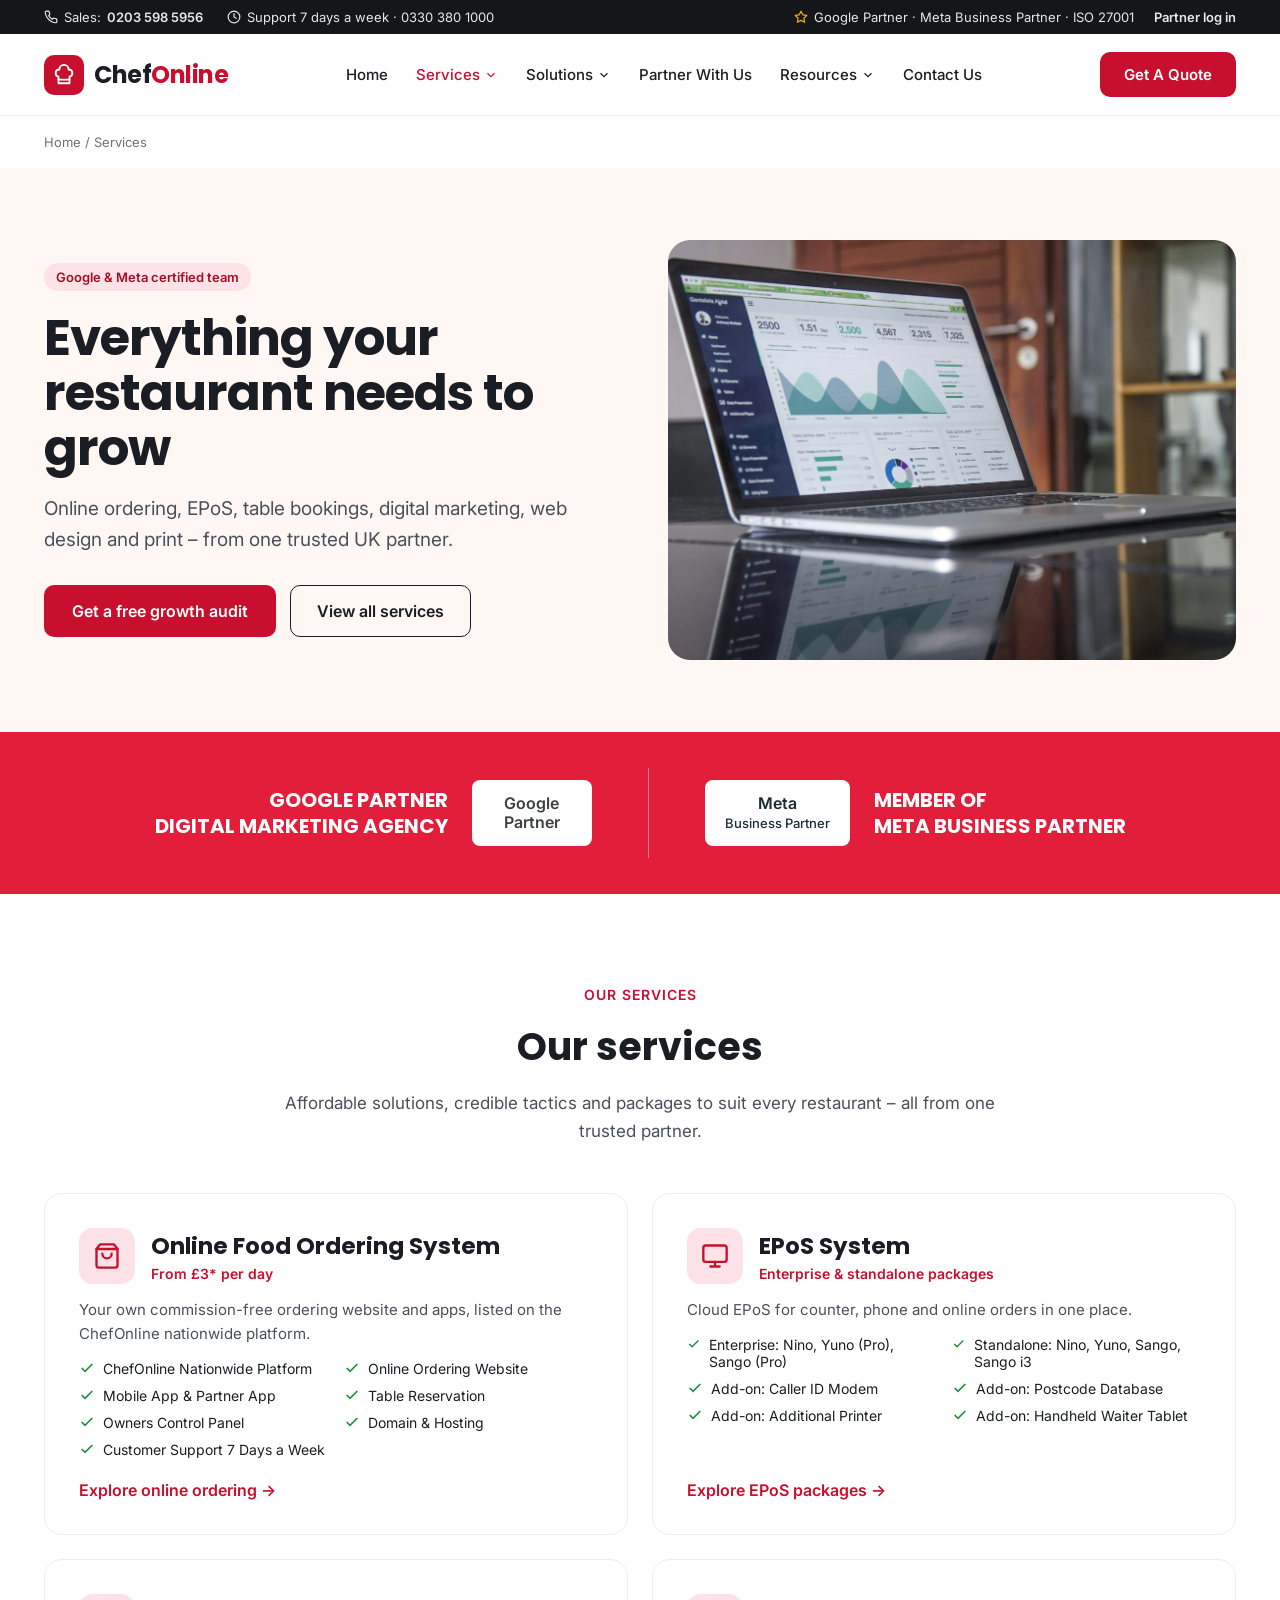
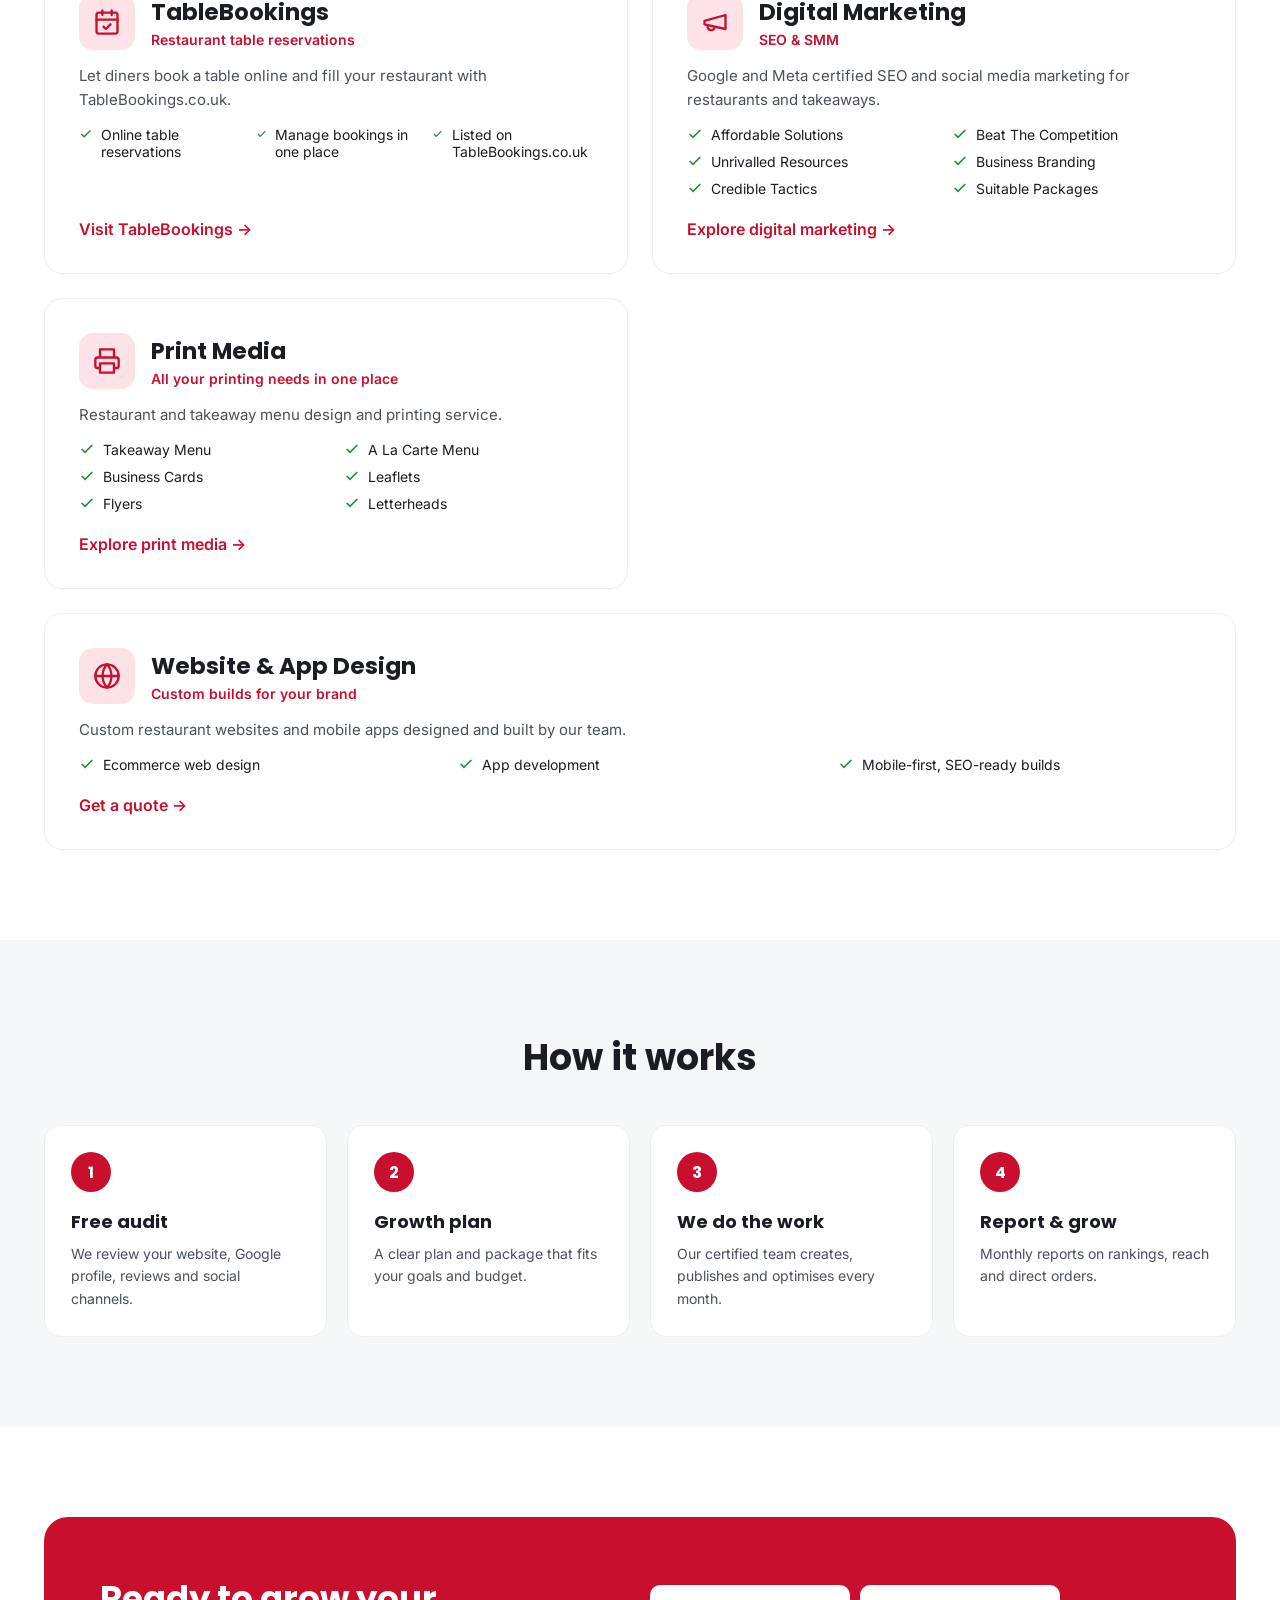
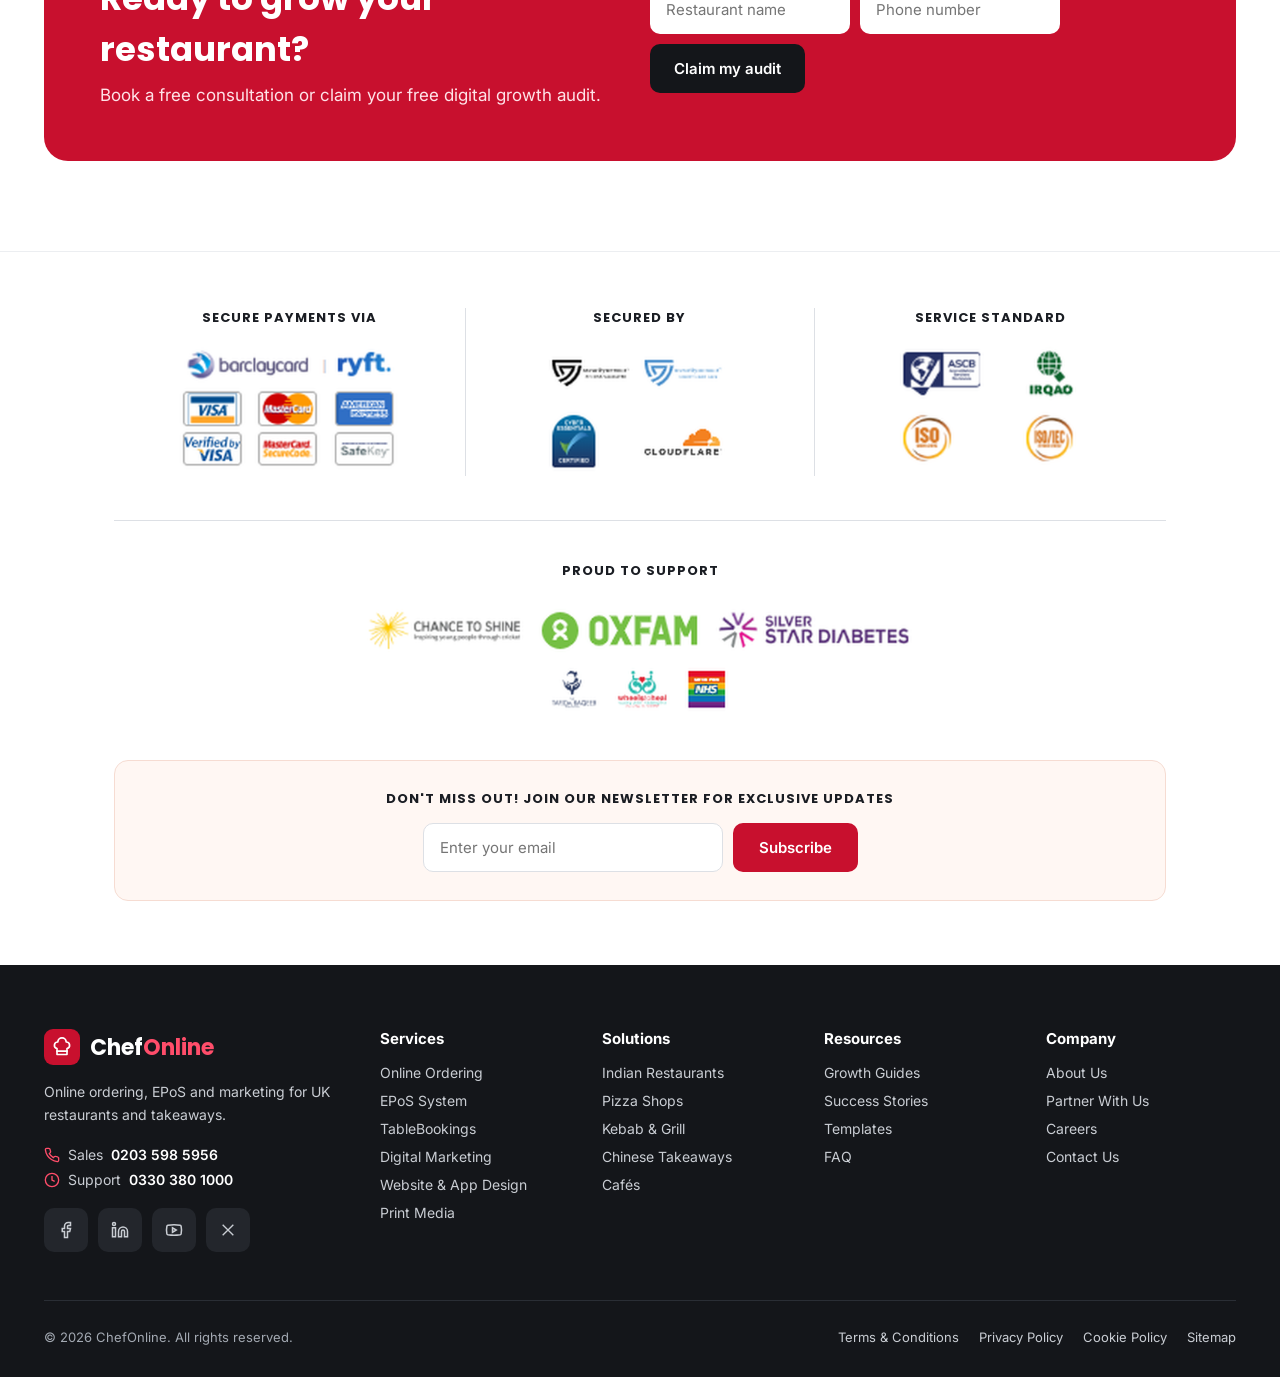
<file: website/services/index.html>
<!doctype html>
<html lang="en-GB">
<head>
<meta charset="utf-8">
<meta name="viewport" content="width=device-width, initial-scale=1">
<title>Restaurant Online Ordering, EPoS &amp; Marketing Services UK | ChefOnline</title>
<meta name="description" content="Commission-free online ordering from £3 per day, cloud EPoS, table bookings, SEO and social media marketing, web design and menu printing for UK restaurants.">
<link rel="canonical" href="https://www.chefonline.com/services/">
<link rel="preconnect" href="https://fonts.googleapis.com">
<link href="https://fonts.googleapis.com/css2?family=Poppins:wght@500;600;700&amp;family=Inter:wght@400;500;600&amp;display=swap" rel="stylesheet">
<meta property="og:type" content="website">
<meta property="og:site_name" content="ChefOnline">
<meta property="og:title" content="Restaurant Online Ordering, EPoS &amp; Marketing Services UK | ChefOnline">
<meta property="og:description" content="Commission-free online ordering from £3 per day, cloud EPoS, table bookings, SEO and social media marketing, web design and menu printing for UK restaurants.">
<meta property="og:url" content="https://www.chefonline.com/services/">
<meta property="og:image" content="https://www.chefonline.com/images/growth.jpg">
<meta name="twitter:card" content="summary_large_image">
<link rel="stylesheet" href="../css/style.css">
<script type="application/ld+json">{"@context":"https://schema.org","@type":"Organization","name":"ChefOnline","url":"https://www.chefonline.com/","contactPoint":[{"@type":"ContactPoint","telephone":"+44-203-598-5956","contactType":"sales","areaServed":"GB"},{"@type":"ContactPoint","telephone":"+44-330-380-1000","contactType":"customer support","areaServed":"GB"}],"sameAs":["https://www.facebook.com/ChefOnlinePartners/","https://x.com/ChefOnlineUK","https://www.linkedin.com/company/chef-online","https://www.youtube.com/channel/UC8rNSm4umip2dGbmlR7ph6g"]}</script>
<script type="application/ld+json" data-schema="page">[{"@context": "https://schema.org", "@type": "BreadcrumbList", "itemListElement": [{"@type": "ListItem", "position": 1, "name": "Home", "item": "https://www.chefonline.com/"}, {"@type": "ListItem", "position": 2, "name": "Services", "item": "https://www.chefonline.com/services/"}]}, {"@context": "https://schema.org", "@type": "Service", "name": "Digital Marketing", "serviceType": "Digital Marketing", "areaServed": "GB", "provider": {"@type": "Organization", "name": "ChefOnline"}}, {"@context": "https://schema.org", "@type": "Service", "name": "Print Media", "serviceType": "Print Media", "areaServed": "GB", "provider": {"@type": "Organization", "name": "ChefOnline"}}, {"@context": "https://schema.org", "@type": "Service", "name": "Website & App Design", "serviceType": "Website & App Design", "areaServed": "GB", "provider": {"@type": "Organization", "name": "ChefOnline"}}, {"@context": "https://schema.org", "@type": "SoftwareApplication", "name": "ChefOnline Online Food Ordering System", "applicationCategory": "BusinessApplication", "operatingSystem": "Web, iOS, Android", "offers": {"@type": "Offer", "price": "3.00", "priceCurrency": "GBP", "description": "From £3 per day"}, "provider": {"@type": "Organization", "name": "ChefOnline"}}]</script>
</head>
<body>
<div style="font-family: Inter, sans-serif; color: #1A1D23; width: 100%">
<header>
  <div style="background: #14161A; color: #E6E8EB; font-size: 13px">
    <div style="max-width: 1240px; margin: 0 auto; padding: 9px 24px; display: flex; justify-content: space-between; align-items: center; gap: 16px; flex-wrap: wrap">
      <div style="display: flex; gap: 24px; align-items: center; flex-wrap: wrap">
        <span style="display: flex; gap: 6px; align-items: center"><svg aria-hidden="true" width="14" height="14" viewBox="0 0 24 24" fill="none" stroke="currentColor" stroke-width="2" stroke-linecap="round" stroke-linejoin="round"><path d="M22 16.9v3a2 2 0 0 1-2.2 2 19.8 19.8 0 0 1-8.6-3.1 19.5 19.5 0 0 1-6-6A19.8 19.8 0 0 1 2.1 4.2 2 2 0 0 1 4.1 2h3a2 2 0 0 1 2 1.7c.1 1 .4 1.9.7 2.8a2 2 0 0 1-.5 2.1L8 9.9a16 16 0 0 0 6 6l1.3-1.3a2 2 0 0 1 2.1-.4c.9.3 1.8.6 2.8.7a2 2 0 0 1 1.7 2z"/></svg>Sales: <a href="tel:02035985956" style="font-weight: 600">0203 598 5956</a></span>
        <span class="hide-m" style="display: flex; gap: 6px; align-items: center"><svg aria-hidden="true" width="14" height="14" viewBox="0 0 24 24" fill="none" stroke="currentColor" stroke-width="2" stroke-linecap="round"><circle cx="12" cy="12" r="10"/><path d="M12 6v6l4 2"/></svg>Support 7 days a week · 0330 380 1000</span>
      </div>
      <div style="display: flex; gap: 20px; align-items: center">
        <span class="hide-m" style="display: flex; gap: 6px; align-items: center"><svg aria-hidden="true" width="14" height="14" viewBox="0 0 24 24" fill="none" stroke="#F5B301" stroke-width="2" stroke-linejoin="round"><path d="M12 2l3.1 6.3 6.9 1-5 4.9 1.2 6.8L12 17.8 5.8 21l1.2-6.8-5-4.9 6.9-1z"/></svg>Google Partner · Meta Business Partner · ISO 27001</span>
        <a href="#login" style="font-weight: 600">Partner log in</a>
      </div>
    </div>
  </div>
  <div style="background: #fff; border-bottom: 1px solid #ECEEF1; position: relative; z-index: 30">
    <div style="max-width: 1240px; margin: 0 auto; padding: 18px 24px; display: flex; align-items: center; justify-content: space-between; gap: 24px">
      <a href="../" aria-label="ChefOnline home" style="display: flex; align-items: center; gap: 10px">
        <span style="width: 40px; height: 40px; border-radius: 10px; background: #C8102E; display: flex; align-items: center; justify-content: center"><svg aria-hidden="true" width="22" height="22" viewBox="0 0 24 24" fill="none" stroke="#fff" stroke-width="2" stroke-linecap="round" stroke-linejoin="round"><path d="M6 13.9A4 4 0 0 1 7 6a5 5 0 0 1 10 0 4 4 0 0 1 1 7.9V21H6z"/><path d="M6 17h12"/></svg></span>
        <span style="font-family: Poppins, sans-serif; font-weight: 700; font-size: 24px; letter-spacing: -0.5px">Chef<span style="color: #C8102E">Online</span></span>
      </a>
      <nav class="nav" aria-label="Main" style="display: flex; gap: 28px; font-size: 15px; font-weight: 500; align-items: center">
        <a href="../">Home</a>
        
        <div class="dd" style="padding: 26px 0; margin: -26px 0; position: relative"><a href="../services/" aria-current="page" style="display: flex; gap: 4px; align-items: center; color: #C8102E">Services<svg aria-hidden="true" width="14" height="14" viewBox="0 0 24 24" fill="none" stroke="currentColor" stroke-width="2"><path d="m6 9 6 6 6-6"/></svg></a><div class="mm" style="position: absolute; left: -24px; top: 100%; width: 580px; background: #fff; border: 1px solid #E6E8EB; border-radius: 8px; box-shadow: 0 16px 36px rgba(20,22,26,.14); z-index: 20; padding: 22px 0 18px"><p style="margin: 0 32px 14px; font-size: 16px; font-weight: 500; color: #1A1D23"><a href="../services/">Services</a></p><div style="display: grid; grid-template-columns: 1fr 1fr; gap: 0 30px; margin: 0 12px; border-top: 1px solid #ECEEF1; padding: 12px 20px 0"><div><a href="../services/#online-ordering-system" style="display: block; padding: 7px 0; font-size: 15px; font-weight: 400; color: #1A1D23">Online Food Ordering System</a><a href="../services/#epos-system" style="display: block; padding: 7px 0; font-size: 15px; font-weight: 400; color: #1A1D23">EPoS System</a><a href="../services/#table-bookings" style="display: block; padding: 7px 0; font-size: 15px; font-weight: 400; color: #1A1D23">TableBookings</a></div><div><a href="../services/#digital-marketing" style="display: block; padding: 7px 0; font-size: 15px; font-weight: 400; color: #1A1D23">Digital Marketing</a><a href="../services/#web-app-design" style="display: block; padding: 7px 0; font-size: 15px; font-weight: 400; color: #1A1D23">Website &amp; App Design</a><a href="../services/#print-media" style="display: block; padding: 7px 0; font-size: 15px; font-weight: 400; color: #1A1D23">Print Media</a></div></div></div></div>
        <div class="dd" style="padding: 26px 0; margin: -26px 0"><a href="#business-types" style="display: flex; gap: 4px; align-items: center">Solutions<svg aria-hidden="true" width="14" height="14" viewBox="0 0 24 24" fill="none" stroke="currentColor" stroke-width="2"><path d="m6 9 6 6 6-6"/></svg></a><div class="mm" style="position: absolute; left: 0; right: 0; top: 100%; background: #fff; border-top: 1px solid #ECEEF1; box-shadow: 0 24px 48px rgba(20,22,26,.12); z-index: 20"><div style="max-width: 1240px; margin: 0 auto; padding: 28px 24px 32px; display: grid; grid-template-columns: 1fr 1fr 1fr; gap: 28px"><div><p style="font-size: 12px; font-weight: 700; letter-spacing: 1px; color: #6B717B; margin: 0 0 8px 10px; text-transform: uppercase">Cuisine</p><div style="display: flex; flex-direction: column; gap: 2px"><a href="#" style="display: flex; gap: 12px; align-items: flex-start; padding: 10px; border-radius: 10px"><span style="width: 40px; height: 40px; flex: none; border-radius: 10px; background: #FDE3E7; display: flex; align-items: center; justify-content: center"><svg aria-hidden="true" width="20" height="20" viewBox="0 0 24 24" fill="none" stroke="#C8102E" stroke-width="2" stroke-linecap="round" stroke-linejoin="round"><path d="M12 21a9 9 0 0 0 9-9H3a9 9 0 0 0 9 9zM7 21h10M19.5 12 22 6M16.3 6.8c.7.4 1.7.7 2.7.4M8.6 3.9c.8.4 1.8.8 2.9.4"/></svg></span><span><span style="display: block; font-weight: 600; font-size: 15px; color: #1A1D23">Indian & Curry House</span><span style="display: block; font-size: 13px; color: #5B616B; margin-top: 2px; font-weight: 400">Set meals, spice levels, caller ID</span></span></a><a href="#" style="display: flex; gap: 12px; align-items: flex-start; padding: 10px; border-radius: 10px"><span style="width: 40px; height: 40px; flex: none; border-radius: 10px; background: #FDE3E7; display: flex; align-items: center; justify-content: center"><svg aria-hidden="true" width="20" height="20" viewBox="0 0 24 24" fill="none" stroke="#C8102E" stroke-width="2" stroke-linecap="round" stroke-linejoin="round"><path d="M15 11h.01M11 15h.01M16 16h.01M2 16l20 6-6-20A20 20 0 0 0 2 16"/><path d="M5.7 7.1A20 20 0 0 1 17 18.3"/></svg></span><span><span style="display: block; font-weight: 600; font-size: 15px; color: #1A1D23">Pizza Shops</span><span style="display: block; font-size: 13px; color: #5B616B; margin-top: 2px; font-weight: 400">Half-and-half, sizes and meal deals</span></span></a><a href="#" style="display: flex; gap: 12px; align-items: flex-start; padding: 10px; border-radius: 10px"><span style="width: 40px; height: 40px; flex: none; border-radius: 10px; background: #FDE3E7; display: flex; align-items: center; justify-content: center"><svg aria-hidden="true" width="20" height="20" viewBox="0 0 24 24" fill="none" stroke="#C8102E" stroke-width="2" stroke-linecap="round" stroke-linejoin="round"><path d="M8.5 14.5A2.5 2.5 0 0 0 11 12c0-1.4-.5-2-1-3-1.1-2.1-.2-4 2-6 .5 2.5 2 4.9 4 6.5 2 1.6 3 3.5 3 5.5a7 7 0 1 1-14 0c0-1.2.4-2.3 1-3.3.3 1.6 1.5 2.8 2.5 2.8z"/></svg></span><span><span style="display: block; font-weight: 600; font-size: 15px; color: #1A1D23">Kebab & Grill</span><span style="display: block; font-size: 13px; color: #5B616B; margin-top: 2px; font-weight: 400">Fast late-night order handling</span></span></a><a href="#" style="display: flex; gap: 12px; align-items: flex-start; padding: 10px; border-radius: 10px"><span style="width: 40px; height: 40px; flex: none; border-radius: 10px; background: #FDE3E7; display: flex; align-items: center; justify-content: center"><svg aria-hidden="true" width="20" height="20" viewBox="0 0 24 24" fill="none" stroke="#C8102E" stroke-width="2" stroke-linecap="round" stroke-linejoin="round"><path d="M12 21a9 9 0 0 0 9-9H3a9 9 0 0 0 9 9zM7 21h10M19.5 12 22 6M16.3 6.8c.7.4 1.7.7 2.7.4M8.6 3.9c.8.4 1.8.8 2.9.4"/></svg></span><span><span style="display: block; font-weight: 600; font-size: 15px; color: #1A1D23">Chinese Takeaways</span><span style="display: block; font-size: 13px; color: #5B616B; margin-top: 2px; font-weight: 400">Large menus made simple</span></span></a></div></div><div><p style="font-size: 12px; font-weight: 700; letter-spacing: 1px; color: #6B717B; margin: 0 0 8px 10px; text-transform: uppercase">Venue</p><div style="display: flex; flex-direction: column; gap: 2px"><a href="#" style="display: flex; gap: 12px; align-items: flex-start; padding: 10px; border-radius: 10px"><span style="width: 40px; height: 40px; flex: none; border-radius: 10px; background: #FDE3E7; display: flex; align-items: center; justify-content: center"><svg aria-hidden="true" width="20" height="20" viewBox="0 0 24 24" fill="none" stroke="#C8102E" stroke-width="2" stroke-linecap="round" stroke-linejoin="round"><path d="M6.5 12c.9-4.5 4.8-8 10.5-8 0 3.3-2.5 6.5-2.5 8s2.5 4.7 2.5 8c-5.7 0-9.6-3.5-10.5-8zM2 9l4.5 3L2 15"/></svg></span><span><span style="display: block; font-weight: 600; font-size: 15px; color: #1A1D23">Fish & Chips</span><span style="display: block; font-size: 13px; color: #5B616B; margin-top: 2px; font-weight: 400">Busy counter and phone orders</span></span></a><a href="#" style="display: flex; gap: 12px; align-items: flex-start; padding: 10px; border-radius: 10px"><span style="width: 40px; height: 40px; flex: none; border-radius: 10px; background: #FDE3E7; display: flex; align-items: center; justify-content: center"><svg aria-hidden="true" width="20" height="20" viewBox="0 0 24 24" fill="none" stroke="#C8102E" stroke-width="2" stroke-linecap="round" stroke-linejoin="round"><path d="M17 8h1a4 4 0 1 1 0 8h-1M3 8h14v9a4 4 0 0 1-4 4H7a4 4 0 0 1-4-4z"/><path d="M6 2v2M10 2v2M14 2v2"/></svg></span><span><span style="display: block; font-weight: 600; font-size: 15px; color: #1A1D23">Cafés & Coffee Shops</span><span style="display: block; font-size: 13px; color: #5B616B; margin-top: 2px; font-weight: 400">Quick-serve and QR ordering</span></span></a><a href="#" style="display: flex; gap: 12px; align-items: flex-start; padding: 10px; border-radius: 10px"><span style="width: 40px; height: 40px; flex: none; border-radius: 10px; background: #FDE3E7; display: flex; align-items: center; justify-content: center"><svg aria-hidden="true" width="20" height="20" viewBox="0 0 24 24" fill="none" stroke="#C8102E" stroke-width="2" stroke-linecap="round" stroke-linejoin="round"><path d="m2 7 4-5h12l4 5M4 7v13a2 2 0 0 0 2 2h12a2 2 0 0 0 2-2V7M2 7h20M9 22v-6h6v6"/></svg></span><span><span style="display: block; font-weight: 600; font-size: 15px; color: #1A1D23">Dark Kitchens</span><span style="display: block; font-size: 13px; color: #5B616B; margin-top: 2px; font-weight: 400">Multi-brand, delivery-first</span></span></a><a href="#" style="display: flex; gap: 12px; align-items: flex-start; padding: 10px; border-radius: 10px"><span style="width: 40px; height: 40px; flex: none; border-radius: 10px; background: #FDE3E7; display: flex; align-items: center; justify-content: center"><svg aria-hidden="true" width="20" height="20" viewBox="0 0 24 24" fill="none" stroke="#C8102E" stroke-width="2" stroke-linecap="round" stroke-linejoin="round"><rect x="4" y="2" width="16" height="20" rx="2"/><path d="M9 22v-4h6v4M8 6h.01M16 6h.01M12 6h.01M12 10h.01M12 14h.01M16 10h.01M16 14h.01M8 10h.01M8 14h.01"/></svg></span><span><span style="display: block; font-weight: 600; font-size: 15px; color: #1A1D23">Multi-site Groups</span><span style="display: block; font-size: 13px; color: #5B616B; margin-top: 2px; font-weight: 400">Central menus and reporting</span></span></a></div></div><div style="background: #FFF7F3; border-radius: 14px; overflow: hidden; display: flex; flex-direction: column"><img src="../images/curry.jpg" alt="" style="width: 100%; height: 140px; object-fit: cover"><div style="padding: 18px"><p style="font-family: Poppins, sans-serif; font-weight: 600; font-size: 17px; margin: 0 0 6px; color: #1A1D23">Built for UK takeaways</p><p style="font-size: 13px; color: #4A505B; margin: 0 0 12px; line-height: 1.5; font-weight: 400">See how restaurants like yours grow direct orders.</p><a href="#" style="color: #C8102E; font-weight: 600; font-size: 14px">View success stories →</a></div></div></div></div></div>
        <a href="#partner">Partner With Us</a>
        <div class="dd" style="padding: 26px 0; margin: -26px 0"><a href="#resources" style="display: flex; gap: 4px; align-items: center">Resources<svg aria-hidden="true" width="14" height="14" viewBox="0 0 24 24" fill="none" stroke="currentColor" stroke-width="2"><path d="m6 9 6 6 6-6"/></svg></a><div class="mm" style="position: absolute; left: 0; right: 0; top: 100%; background: #fff; border-top: 1px solid #ECEEF1; box-shadow: 0 24px 48px rgba(20,22,26,.12); z-index: 20"><div style="max-width: 1240px; margin: 0 auto; padding: 28px 24px 32px; display: grid; grid-template-columns: 1fr 1fr 1fr 1.1fr; gap: 28px"><div><p style="font-size: 12px; font-weight: 700; letter-spacing: 1px; color: #6B717B; margin: 0 0 8px 10px; text-transform: uppercase">Learn</p><div style="display: flex; flex-direction: column; gap: 2px"><a href="#" style="display: flex; gap: 12px; align-items: flex-start; padding: 10px; border-radius: 10px"><span style="width: 40px; height: 40px; flex: none; border-radius: 10px; background: #FDE3E7; display: flex; align-items: center; justify-content: center"><svg aria-hidden="true" width="20" height="20" viewBox="0 0 24 24" fill="none" stroke="#C8102E" stroke-width="2" stroke-linecap="round" stroke-linejoin="round"><path d="M2 3h6a4 4 0 0 1 4 4v14a3 3 0 0 0-3-3H2zM22 3h-6a4 4 0 0 0-4 4v14a3 3 0 0 1 3-3h7z"/></svg></span><span><span style="display: block; font-weight: 600; font-size: 15px; color: #1A1D23">Growth Guides</span><span style="display: block; font-size: 13px; color: #5B616B; margin-top: 2px; font-weight: 400">Tips to win more direct orders</span></span></a><a href="#" style="display: flex; gap: 12px; align-items: flex-start; padding: 10px; border-radius: 10px"><span style="width: 40px; height: 40px; flex: none; border-radius: 10px; background: #FDE3E7; display: flex; align-items: center; justify-content: center"><svg aria-hidden="true" width="20" height="20" viewBox="0 0 24 24" fill="none" stroke="#C8102E" stroke-width="2" stroke-linecap="round" stroke-linejoin="round"><path d="M6 9H4.5a2.5 2.5 0 0 1 0-5H6M18 9h1.5a2.5 2.5 0 0 0 0-5H18M4 22h16M10 14.7V17c0 .6-.5 1-1 1.2C7.9 18.8 7 20.2 7 22M14 14.7V17c0 .6.5 1 1 1.2 1.1.6 2 2 2 3.8M18 2H6v7a6 6 0 0 0 12 0z"/></svg></span><span><span style="display: block; font-weight: 600; font-size: 15px; color: #1A1D23">Success Stories</span><span style="display: block; font-size: 13px; color: #5B616B; margin-top: 2px; font-weight: 400">Real results from UK restaurants</span></span></a><a href="#" style="display: flex; gap: 12px; align-items: flex-start; padding: 10px; border-radius: 10px"><span style="width: 40px; height: 40px; flex: none; border-radius: 10px; background: #FDE3E7; display: flex; align-items: center; justify-content: center"><svg aria-hidden="true" width="20" height="20" viewBox="0 0 24 24" fill="none" stroke="#C8102E" stroke-width="2" stroke-linecap="round" stroke-linejoin="round"><path d="m22 8-6 4 6 4V8z"/><rect x="2" y="6" width="14" height="12" rx="2"/></svg></span><span><span style="display: block; font-weight: 600; font-size: 15px; color: #1A1D23">Videos & Webinars</span><span style="display: block; font-size: 13px; color: #5B616B; margin-top: 2px; font-weight: 400">Watch demos and walkthroughs</span></span></a></div></div><div><p style="font-size: 12px; font-weight: 700; letter-spacing: 1px; color: #6B717B; margin: 0 0 8px 10px; text-transform: uppercase">Tools</p><div style="display: flex; flex-direction: column; gap: 2px"><a href="#" style="display: flex; gap: 12px; align-items: flex-start; padding: 10px; border-radius: 10px"><span style="width: 40px; height: 40px; flex: none; border-radius: 10px; background: #FDE3E7; display: flex; align-items: center; justify-content: center"><svg aria-hidden="true" width="20" height="20" viewBox="0 0 24 24" fill="none" stroke="#C8102E" stroke-width="2" stroke-linecap="round" stroke-linejoin="round"><path d="M14 2H6a2 2 0 0 0-2 2v16a2 2 0 0 0 2 2h12a2 2 0 0 0 2-2V8z"/><path d="M14 2v6h6"/></svg></span><span><span style="display: block; font-weight: 600; font-size: 15px; color: #1A1D23">Templates & Downloads</span><span style="display: block; font-size: 13px; color: #5B616B; margin-top: 2px; font-weight: 400">Menu and social media templates</span></span></a></div></div><div><p style="font-size: 12px; font-weight: 700; letter-spacing: 1px; color: #6B717B; margin: 0 0 8px 10px; text-transform: uppercase">Support</p><div style="display: flex; flex-direction: column; gap: 2px"><a href="#" style="display: flex; gap: 12px; align-items: flex-start; padding: 10px; border-radius: 10px"><span style="width: 40px; height: 40px; flex: none; border-radius: 10px; background: #FDE3E7; display: flex; align-items: center; justify-content: center"><svg aria-hidden="true" width="20" height="20" viewBox="0 0 24 24" fill="none" stroke="#C8102E" stroke-width="2" stroke-linecap="round" stroke-linejoin="round"><circle cx="12" cy="12" r="10"/><path d="M9.1 9a3 3 0 0 1 5.8 1c0 2-3 3-3 3M12 17h.01"/></svg></span><span><span style="display: block; font-weight: 600; font-size: 15px; color: #1A1D23">FAQ & Help Centre</span><span style="display: block; font-size: 13px; color: #5B616B; margin-top: 2px; font-weight: 400">Answers to common questions</span></span></a></div></div><div style="background: #FFF7F3; border-radius: 14px; overflow: hidden; display: flex; flex-direction: column"><img src="../images/food.jpg" alt="" style="width: 100%; height: 140px; object-fit: cover"><div style="padding: 18px"><p style="font-family: Poppins, sans-serif; font-weight: 600; font-size: 17px; margin: 0 0 6px; color: #1A1D23">Real results from UK restaurants</p><p style="font-size: 13px; color: #4A505B; margin: 0 0 12px; line-height: 1.5; font-weight: 400">See how restaurants like yours grow direct orders.</p><a href="#" style="color: #C8102E; font-weight: 600; font-size: 14px">View success stories →</a></div></div></div></div></div>
        <a href="#contact">Contact Us</a>
      </nav>
      <a href="../#demo" style="background: #C8102E; color: #fff; font-weight: 600; font-size: 15px; padding: 13px 24px; border-radius: 10px; white-space: nowrap; min-height: 44px; box-sizing: border-box; display: flex; align-items: center" class="hdr-cta">Get A Quote</a>
      <label for="navtoggle" class="burger" aria-label="Open menu"><svg aria-hidden="true" width="22" height="22" viewBox="0 0 24 24" fill="none" stroke="currentColor" stroke-width="2"><path d="M4 6h16M4 12h16M4 18h16"/></svg></label>
    </div>
  </div>
<input type="checkbox" id="navtoggle" hidden>
  <nav class="mnav" aria-label="Mobile"><a href="../">Home</a><p>Services</p><a href="../services/">All services</a><a href="../services/#online-ordering-system">Online Food Ordering System</a><a href="../services/#epos-system">EPoS System</a><a href="../services/#table-bookings">TableBookings</a><a href="../services/#digital-marketing">Digital Marketing</a><a href="../services/#print-media">Print Media</a><a href="../services/#web-app-design">Website &amp; App Design</a><p>More</p><a href="#business-types">Solutions</a><a href="#partner">Partner With Us</a><a href="#resources">Resources</a><a href="#contact">Contact Us</a></nav>
</header>
<nav aria-label="Breadcrumb" style="max-width: 1240px; margin: 0 auto; padding: 18px 24px 0; font-size: 13px; color: #6B717B"><a href="../">Home</a> / <span aria-current="page">Services</span></nav>

<section style="background: #FFF7F3; margin-top: 18px">
  <div class="z" style="max-width: 1240px; margin: 0 auto; padding: 72px 24px; display: flex; gap: 56px; align-items: center">
    <div style="flex: 1">
      <span style="display: inline-block; background: #FDE3E7; color: #A50D25; font-size: 13px; font-weight: 600; padding: 6px 12px; border-radius: 99px">Google &amp; Meta certified team</span>
      <h1 style="font-family: Poppins, sans-serif; font-size: 50px; line-height: 1.1; margin: 20px 0 18px; letter-spacing: -1px">Everything your restaurant needs to grow</h1>
      <p style="font-size: 19px; line-height: 1.6; color: #4A505B; margin: 0 0 30px">Online ordering, EPoS, table bookings, digital marketing, web design and print – from one trusted UK partner.</p>
      <div style="display: flex; gap: 14px; flex-wrap: wrap">
        <a href="#audit" style="background: #C8102E; color: #fff; font-weight: 600; padding: 16px 28px; border-radius: 10px">Get a free growth audit</a>
        <a href="#all-services" style="border: 1.5px solid #1A1D23; font-weight: 600; padding: 15px 26px; border-radius: 10px">View all services</a>
      </div>
    </div>
    <div style="flex: 1; min-width: 0"><img src="../images/growth.jpg" alt="Laptop showing restaurant marketing analytics" style="width: 100%; height: 420px; object-fit: cover; border-radius: 22px; display: block"></div>
  </div>
</section>

<!-- ===== PARTNER BADGES ===== -->
<section aria-label="Partner badges">
  <div style="background: #E31E3A; color: #fff">
    <div class="z" style="max-width: 1240px; margin: 0 auto; padding: 36px 24px; display: flex; gap: 56px; align-items: center; justify-content: center">
      <div style="display: flex; gap: 24px; align-items: center">
        <p style="font-family: Poppins, sans-serif; font-weight: 700; font-size: 20px; line-height: 1.3; margin: 0; text-align: right; text-transform: uppercase">Google Partner<br>Digital Marketing Agency</p>
        <span style="background: #fff; color: #3C4043; border-radius: 8px; padding: 14px 20px; font-weight: 600; font-size: 16px; line-height: 1.2; text-align: center; min-width: 120px">Google<br>Partner</span>
      </div>
      <span class="hide-m" aria-hidden="true" style="width: 1px; height: 90px; background: rgba(255,255,255,.4)"></span>
      <div style="display: flex; gap: 24px; align-items: center">
        <span style="background: #fff; color: #1C2B33; border-radius: 8px; padding: 14px 20px; font-weight: 600; font-size: 16px; line-height: 1.2; text-align: center; min-width: 120px">Meta<br><span style="font-size: 13px; font-weight: 500">Business Partner</span></span>
        <p style="font-family: Poppins, sans-serif; font-weight: 700; font-size: 20px; line-height: 1.3; margin: 0; text-transform: uppercase">Member of<br>Meta Business Partner</p>
      </div>
    </div>
  </div>
</section>

<section id="all-services">
  <div style="max-width: 1240px; margin: 0 auto; padding: 90px 24px">
    <div style="max-width: 760px; margin: 0 auto 48px; text-align: center">
      <span style="color: #C8102E; font-weight: 600; font-size: 14px; letter-spacing: 1px">OUR SERVICES</span>
      <h2 style="font-family: Poppins, sans-serif; font-size: 38px; margin: 14px 0 14px">Our services</h2>
      <p style="font-size: 17px; line-height: 1.65; color: #4A505B; margin: 0">Affordable solutions, credible tactics and packages to suit every restaurant – all from one trusted partner.</p>
    </div>
    <div class="cols" style="display: grid; grid-template-columns: 1fr 1fr; gap: 24px"><article id="online-ordering-system" style="background: #fff; border: 1px solid #ECEEF1; border-radius: 18px; padding: 34px; display: flex; flex-direction: column; gap: 14px">
  <div style="display: flex; gap: 16px; align-items: center"><span style="width: 56px; height: 56px; border-radius: 14px; background: #FDE3E7; display: flex; align-items: center; justify-content: center"><svg aria-hidden="true" width="28" height="28" viewBox="0 0 24 24" fill="none" stroke="#C8102E" stroke-width="2" stroke-linecap="round" stroke-linejoin="round"><path d="M6 2 3 6v14a2 2 0 0 0 2 2h14a2 2 0 0 0 2-2V6l-3-4z"/><path d="M3 6h18M16 10a4 4 0 0 1-8 0"/></svg></span><div><h3 style="font-family: Poppins, sans-serif; font-size: 23px; margin: 0">Online Food Ordering System</h3><span style="color: #C8102E; font-weight: 600; font-size: 14px">From £3* per day</span></div></div>
  <p style="font-size: 15px; line-height: 1.6; color: #4A505B; margin: 0">Your own commission-free ordering website and apps, listed on the ChefOnline nationwide platform.</p>
  <ul style="list-style: none; padding: 0; margin: 0; display: grid; grid-template-columns: 1fr 1fr; gap: 10px 16px; font-size: 14px"><li style="display: flex; gap: 8px; align-items: flex-start"><svg aria-hidden="true" width="16" height="16" viewBox="0 0 24 24" fill="none" stroke="#1E8E3E" stroke-width="2.5"><path d="M20 6 9 17l-5-5"/></svg><span>ChefOnline Nationwide Platform</span></li><li style="display: flex; gap: 8px; align-items: flex-start"><svg aria-hidden="true" width="16" height="16" viewBox="0 0 24 24" fill="none" stroke="#1E8E3E" stroke-width="2.5"><path d="M20 6 9 17l-5-5"/></svg><span>Online Ordering Website</span></li><li style="display: flex; gap: 8px; align-items: flex-start"><svg aria-hidden="true" width="16" height="16" viewBox="0 0 24 24" fill="none" stroke="#1E8E3E" stroke-width="2.5"><path d="M20 6 9 17l-5-5"/></svg><span><span id="mobile-app">Mobile App &amp; Partner App</span></span></li><li style="display: flex; gap: 8px; align-items: flex-start"><svg aria-hidden="true" width="16" height="16" viewBox="0 0 24 24" fill="none" stroke="#1E8E3E" stroke-width="2.5"><path d="M20 6 9 17l-5-5"/></svg><span>Table Reservation</span></li><li style="display: flex; gap: 8px; align-items: flex-start"><svg aria-hidden="true" width="16" height="16" viewBox="0 0 24 24" fill="none" stroke="#1E8E3E" stroke-width="2.5"><path d="M20 6 9 17l-5-5"/></svg><span>Owners Control Panel</span></li><li style="display: flex; gap: 8px; align-items: flex-start"><svg aria-hidden="true" width="16" height="16" viewBox="0 0 24 24" fill="none" stroke="#1E8E3E" stroke-width="2.5"><path d="M20 6 9 17l-5-5"/></svg><span>Domain &amp; Hosting</span></li><li style="display: flex; gap: 8px; align-items: flex-start"><svg aria-hidden="true" width="16" height="16" viewBox="0 0 24 24" fill="none" stroke="#1E8E3E" stroke-width="2.5"><path d="M20 6 9 17l-5-5"/></svg><span>Customer Support 7 Days a Week</span></li></ul>
  <a href="online-ordering-system/" style="color: #C8102E; font-weight: 600; margin-top: auto; padding-top: 8px">Explore online ordering →</a>
</article><article id="epos-system" style="background: #fff; border: 1px solid #ECEEF1; border-radius: 18px; padding: 34px; display: flex; flex-direction: column; gap: 14px">
  <div style="display: flex; gap: 16px; align-items: center"><span style="width: 56px; height: 56px; border-radius: 14px; background: #FDE3E7; display: flex; align-items: center; justify-content: center"><svg aria-hidden="true" width="28" height="28" viewBox="0 0 24 24" fill="none" stroke="#C8102E" stroke-width="2" stroke-linecap="round" stroke-linejoin="round"><rect x="2" y="3" width="20" height="14" rx="2"/><path d="M8 21h8M12 17v4"/></svg></span><div><h3 style="font-family: Poppins, sans-serif; font-size: 23px; margin: 0">EPoS System</h3><span style="color: #C8102E; font-weight: 600; font-size: 14px">Enterprise &amp; standalone packages</span></div></div>
  <p style="font-size: 15px; line-height: 1.6; color: #4A505B; margin: 0">Cloud EPoS for counter, phone and online orders in one place.</p>
  <ul style="list-style: none; padding: 0; margin: 0; display: grid; grid-template-columns: 1fr 1fr; gap: 10px 16px; font-size: 14px"><li style="display: flex; gap: 8px; align-items: flex-start"><svg aria-hidden="true" width="16" height="16" viewBox="0 0 24 24" fill="none" stroke="#1E8E3E" stroke-width="2.5"><path d="M20 6 9 17l-5-5"/></svg><span>Enterprise: Nino, Yuno (Pro), Sango (Pro)</span></li><li style="display: flex; gap: 8px; align-items: flex-start"><svg aria-hidden="true" width="16" height="16" viewBox="0 0 24 24" fill="none" stroke="#1E8E3E" stroke-width="2.5"><path d="M20 6 9 17l-5-5"/></svg><span>Standalone: Nino, Yuno, Sango, Sango i3</span></li><li style="display: flex; gap: 8px; align-items: flex-start"><svg aria-hidden="true" width="16" height="16" viewBox="0 0 24 24" fill="none" stroke="#1E8E3E" stroke-width="2.5"><path d="M20 6 9 17l-5-5"/></svg><span>Add-on: Caller ID Modem</span></li><li style="display: flex; gap: 8px; align-items: flex-start"><svg aria-hidden="true" width="16" height="16" viewBox="0 0 24 24" fill="none" stroke="#1E8E3E" stroke-width="2.5"><path d="M20 6 9 17l-5-5"/></svg><span>Add-on: Postcode Database</span></li><li style="display: flex; gap: 8px; align-items: flex-start"><svg aria-hidden="true" width="16" height="16" viewBox="0 0 24 24" fill="none" stroke="#1E8E3E" stroke-width="2.5"><path d="M20 6 9 17l-5-5"/></svg><span>Add-on: Additional Printer</span></li><li style="display: flex; gap: 8px; align-items: flex-start"><svg aria-hidden="true" width="16" height="16" viewBox="0 0 24 24" fill="none" stroke="#1E8E3E" stroke-width="2.5"><path d="M20 6 9 17l-5-5"/></svg><span>Add-on: Handheld Waiter Tablet</span></li></ul>
  <a href="epos-system/" style="color: #C8102E; font-weight: 600; margin-top: auto; padding-top: 8px">Explore EPoS packages →</a>
</article><article id="table-bookings" style="background: #fff; border: 1px solid #ECEEF1; border-radius: 18px; padding: 34px; display: flex; flex-direction: column; gap: 14px; ">
  <div style="display: flex; gap: 16px; align-items: center"><span style="width: 56px; height: 56px; border-radius: 14px; background: #FDE3E7; display: flex; align-items: center; justify-content: center"><svg aria-hidden="true" width="28" height="28" viewBox="0 0 24 24" fill="none" stroke="#C8102E" stroke-width="2" stroke-linecap="round" stroke-linejoin="round"><rect x="3" y="4" width="18" height="18" rx="2"/><path d="M16 2v4M8 2v4M3 10h18M9 16l2 2 4-4"/></svg></span><div><h3 style="font-family: Poppins, sans-serif; font-size: 23px; margin: 0">TableBookings</h3><span style="color: #C8102E; font-weight: 600; font-size: 14px">Restaurant table reservations</span></div></div>
  <p style="font-size: 15px; line-height: 1.6; color: #4A505B; margin: 0">Let diners book a table online and fill your restaurant with TableBookings.co.uk.</p>
  <ul style="list-style: none; padding: 0; margin: 0; display: grid; grid-template-columns: repeat(3, 1fr); gap: 10px 16px; font-size: 14px"><li style="display: flex; gap: 8px; align-items: flex-start"><svg aria-hidden="true" width="16" height="16" viewBox="0 0 24 24" fill="none" stroke="#1E8E3E" stroke-width="2.5"><path d="M20 6 9 17l-5-5"/></svg><span>Online table reservations</span></li><li style="display: flex; gap: 8px; align-items: flex-start"><svg aria-hidden="true" width="16" height="16" viewBox="0 0 24 24" fill="none" stroke="#1E8E3E" stroke-width="2.5"><path d="M20 6 9 17l-5-5"/></svg><span>Manage bookings in one place</span></li><li style="display: flex; gap: 8px; align-items: flex-start"><svg aria-hidden="true" width="16" height="16" viewBox="0 0 24 24" fill="none" stroke="#1E8E3E" stroke-width="2.5"><path d="M20 6 9 17l-5-5"/></svg><span>Listed on TableBookings.co.uk</span></li></ul>
  <a href="https://www.tablebookings.co.uk/" style="color: #C8102E; font-weight: 600; margin-top: auto; padding-top: 8px">Visit TableBookings →</a>
</article><article id="digital-marketing" style="background: #fff; border: 1px solid #ECEEF1; border-radius: 18px; padding: 34px; display: flex; flex-direction: column; gap: 14px">
  <div style="display: flex; gap: 16px; align-items: center"><span style="width: 56px; height: 56px; border-radius: 14px; background: #FDE3E7; display: flex; align-items: center; justify-content: center"><svg aria-hidden="true" width="28" height="28" viewBox="0 0 24 24" fill="none" stroke="#C8102E" stroke-width="2" stroke-linecap="round" stroke-linejoin="round"><path d="m3 11 18-5v12L3 14v-3z"/><path d="M11.6 16.8a3 3 0 1 1-5.8-1.6"/></svg></span><div><h3 style="font-family: Poppins, sans-serif; font-size: 23px; margin: 0">Digital Marketing</h3><span style="color: #C8102E; font-weight: 600; font-size: 14px">SEO &amp; SMM</span></div></div>
  <p style="font-size: 15px; line-height: 1.6; color: #4A505B; margin: 0">Google and Meta certified SEO and social media marketing for restaurants and takeaways.</p>
  <ul style="list-style: none; padding: 0; margin: 0; display: grid; grid-template-columns: 1fr 1fr; gap: 10px 16px; font-size: 14px"><li style="display: flex; gap: 8px; align-items: flex-start"><svg aria-hidden="true" width="16" height="16" viewBox="0 0 24 24" fill="none" stroke="#1E8E3E" stroke-width="2.5"><path d="M20 6 9 17l-5-5"/></svg><span>Affordable Solutions</span></li><li style="display: flex; gap: 8px; align-items: flex-start"><svg aria-hidden="true" width="16" height="16" viewBox="0 0 24 24" fill="none" stroke="#1E8E3E" stroke-width="2.5"><path d="M20 6 9 17l-5-5"/></svg><span>Beat The Competition</span></li><li style="display: flex; gap: 8px; align-items: flex-start"><svg aria-hidden="true" width="16" height="16" viewBox="0 0 24 24" fill="none" stroke="#1E8E3E" stroke-width="2.5"><path d="M20 6 9 17l-5-5"/></svg><span>Unrivalled Resources</span></li><li style="display: flex; gap: 8px; align-items: flex-start"><svg aria-hidden="true" width="16" height="16" viewBox="0 0 24 24" fill="none" stroke="#1E8E3E" stroke-width="2.5"><path d="M20 6 9 17l-5-5"/></svg><span>Business Branding</span></li><li style="display: flex; gap: 8px; align-items: flex-start"><svg aria-hidden="true" width="16" height="16" viewBox="0 0 24 24" fill="none" stroke="#1E8E3E" stroke-width="2.5"><path d="M20 6 9 17l-5-5"/></svg><span>Credible Tactics</span></li><li style="display: flex; gap: 8px; align-items: flex-start"><svg aria-hidden="true" width="16" height="16" viewBox="0 0 24 24" fill="none" stroke="#1E8E3E" stroke-width="2.5"><path d="M20 6 9 17l-5-5"/></svg><span>Suitable Packages</span></li></ul>
  <a href="digital-marketing/" style="color: #C8102E; font-weight: 600; margin-top: auto; padding-top: 8px">Explore digital marketing →</a>
</article><article id="print-media" style="background: #fff; border: 1px solid #ECEEF1; border-radius: 18px; padding: 34px; display: flex; flex-direction: column; gap: 14px">
  <div style="display: flex; gap: 16px; align-items: center"><span style="width: 56px; height: 56px; border-radius: 14px; background: #FDE3E7; display: flex; align-items: center; justify-content: center"><svg aria-hidden="true" width="28" height="28" viewBox="0 0 24 24" fill="none" stroke="#C8102E" stroke-width="2" stroke-linecap="round" stroke-linejoin="round"><path d="M6 9V2h12v7M6 18H4a2 2 0 0 1-2-2v-5a2 2 0 0 1 2-2h16a2 2 0 0 1 2 2v5a2 2 0 0 1-2 2h-2"/><rect x="6" y="14" width="12" height="8"/></svg></span><div><h3 style="font-family: Poppins, sans-serif; font-size: 23px; margin: 0">Print Media</h3><span style="color: #C8102E; font-weight: 600; font-size: 14px">All your printing needs in one place</span></div></div>
  <p style="font-size: 15px; line-height: 1.6; color: #4A505B; margin: 0">Restaurant and takeaway menu design and printing service.</p>
  <ul style="list-style: none; padding: 0; margin: 0; display: grid; grid-template-columns: 1fr 1fr; gap: 10px 16px; font-size: 14px"><li style="display: flex; gap: 8px; align-items: flex-start"><svg aria-hidden="true" width="16" height="16" viewBox="0 0 24 24" fill="none" stroke="#1E8E3E" stroke-width="2.5"><path d="M20 6 9 17l-5-5"/></svg><span>Takeaway Menu</span></li><li style="display: flex; gap: 8px; align-items: flex-start"><svg aria-hidden="true" width="16" height="16" viewBox="0 0 24 24" fill="none" stroke="#1E8E3E" stroke-width="2.5"><path d="M20 6 9 17l-5-5"/></svg><span>A La Carte Menu</span></li><li style="display: flex; gap: 8px; align-items: flex-start"><svg aria-hidden="true" width="16" height="16" viewBox="0 0 24 24" fill="none" stroke="#1E8E3E" stroke-width="2.5"><path d="M20 6 9 17l-5-5"/></svg><span>Business Cards</span></li><li style="display: flex; gap: 8px; align-items: flex-start"><svg aria-hidden="true" width="16" height="16" viewBox="0 0 24 24" fill="none" stroke="#1E8E3E" stroke-width="2.5"><path d="M20 6 9 17l-5-5"/></svg><span>Leaflets</span></li><li style="display: flex; gap: 8px; align-items: flex-start"><svg aria-hidden="true" width="16" height="16" viewBox="0 0 24 24" fill="none" stroke="#1E8E3E" stroke-width="2.5"><path d="M20 6 9 17l-5-5"/></svg><span>Flyers</span></li><li style="display: flex; gap: 8px; align-items: flex-start"><svg aria-hidden="true" width="16" height="16" viewBox="0 0 24 24" fill="none" stroke="#1E8E3E" stroke-width="2.5"><path d="M20 6 9 17l-5-5"/></svg><span>Letterheads</span></li></ul>
  <a href="print-media/" style="color: #C8102E; font-weight: 600; margin-top: auto; padding-top: 8px">Explore print media →</a>
</article><article id="web-app-design" style="background: #fff; border: 1px solid #ECEEF1; border-radius: 18px; padding: 34px; display: flex; flex-direction: column; gap: 14px; grid-column: 1 / -1">
  <div style="display: flex; gap: 16px; align-items: center"><span style="width: 56px; height: 56px; border-radius: 14px; background: #FDE3E7; display: flex; align-items: center; justify-content: center"><svg aria-hidden="true" width="28" height="28" viewBox="0 0 24 24" fill="none" stroke="#C8102E" stroke-width="2" stroke-linecap="round" stroke-linejoin="round"><circle cx="12" cy="12" r="10"/><path d="M2 12h20M12 2a15 15 0 0 1 0 20 15 15 0 0 1 0-20"/></svg></span><div><h3 style="font-family: Poppins, sans-serif; font-size: 23px; margin: 0">Website &amp; App Design</h3><span style="color: #C8102E; font-weight: 600; font-size: 14px">Custom builds for your brand</span></div></div>
  <p style="font-size: 15px; line-height: 1.6; color: #4A505B; margin: 0">Custom restaurant websites and mobile apps designed and built by our team.</p>
  <ul style="list-style: none; padding: 0; margin: 0; display: grid; grid-template-columns: repeat(3, 1fr); gap: 10px 16px; font-size: 14px"><li style="display: flex; gap: 8px; align-items: flex-start"><svg aria-hidden="true" width="16" height="16" viewBox="0 0 24 24" fill="none" stroke="#1E8E3E" stroke-width="2.5"><path d="M20 6 9 17l-5-5"/></svg><span>Ecommerce web design</span></li><li style="display: flex; gap: 8px; align-items: flex-start"><svg aria-hidden="true" width="16" height="16" viewBox="0 0 24 24" fill="none" stroke="#1E8E3E" stroke-width="2.5"><path d="M20 6 9 17l-5-5"/></svg><span>App development</span></li><li style="display: flex; gap: 8px; align-items: flex-start"><svg aria-hidden="true" width="16" height="16" viewBox="0 0 24 24" fill="none" stroke="#1E8E3E" stroke-width="2.5"><path d="M20 6 9 17l-5-5"/></svg><span>Mobile-first, SEO-ready builds</span></li></ul>
  <a href="#audit" style="color: #C8102E; font-weight: 600; margin-top: auto; padding-top: 8px">Get a quote →</a>
</article></div>
  </div>
</section>

<section style="background: #F6F7F9">
  <div style="max-width: 1240px; margin: 0 auto; padding: 90px 24px">
    <h2 style="font-family: Poppins, sans-serif; font-size: 36px; margin: 0 0 40px; text-align: center">How it works</h2>
    <div class="cols" style="display: grid; grid-template-columns: repeat(4, 1fr); gap: 20px"><div style="background: #fff; border-radius: 16px; padding: 26px; border: 1px solid #ECEEF1"><span style="width: 40px; height: 40px; border-radius: 50%; background: #C8102E; color: #fff; font-weight: 700; display: flex; align-items: center; justify-content: center; font-family: Poppins, sans-serif">1</span><h3 style="font-family: Poppins, sans-serif; font-size: 18px; margin: 16px 0 8px">Free audit</h3><p style="font-size: 14px; line-height: 1.6; color: #4A505B; margin: 0">We review your website, Google profile, reviews and social channels.</p></div><div style="background: #fff; border-radius: 16px; padding: 26px; border: 1px solid #ECEEF1"><span style="width: 40px; height: 40px; border-radius: 50%; background: #C8102E; color: #fff; font-weight: 700; display: flex; align-items: center; justify-content: center; font-family: Poppins, sans-serif">2</span><h3 style="font-family: Poppins, sans-serif; font-size: 18px; margin: 16px 0 8px">Growth plan</h3><p style="font-size: 14px; line-height: 1.6; color: #4A505B; margin: 0">A clear plan and package that fits your goals and budget.</p></div><div style="background: #fff; border-radius: 16px; padding: 26px; border: 1px solid #ECEEF1"><span style="width: 40px; height: 40px; border-radius: 50%; background: #C8102E; color: #fff; font-weight: 700; display: flex; align-items: center; justify-content: center; font-family: Poppins, sans-serif">3</span><h3 style="font-family: Poppins, sans-serif; font-size: 18px; margin: 16px 0 8px">We do the work</h3><p style="font-size: 14px; line-height: 1.6; color: #4A505B; margin: 0">Our certified team creates, publishes and optimises every month.</p></div><div style="background: #fff; border-radius: 16px; padding: 26px; border: 1px solid #ECEEF1"><span style="width: 40px; height: 40px; border-radius: 50%; background: #C8102E; color: #fff; font-weight: 700; display: flex; align-items: center; justify-content: center; font-family: Poppins, sans-serif">4</span><h3 style="font-family: Poppins, sans-serif; font-size: 18px; margin: 16px 0 8px">Report &amp; grow</h3><p style="font-size: 14px; line-height: 1.6; color: #4A505B; margin: 0">Monthly reports on rankings, reach and direct orders.</p></div></div>
  </div>
</section>

<section id="audit" style="padding: 90px 24px">
  <div class="z" style="max-width: 1192px; margin: 0 auto; background: #C8102E; color: #fff; border-radius: 24px; padding: 56px; display: flex; gap: 40px; align-items: center; justify-content: space-between">
    <div>
      <h2 style="font-family: Poppins, sans-serif; font-size: 34px; margin: 0 0 10px">Ready to grow your restaurant?</h2>
      <p style="font-size: 17px; margin: 0; color: #FFE3E8">Book a free consultation or claim your free digital growth audit.</p>
    </div>
    <form style="display: flex; gap: 10px; flex-wrap: wrap" action="#" method="post">
      <label for="sv-name" style="position: absolute; left: -9999px">Restaurant name</label>
      <input id="sv-name" name="restaurant" placeholder="Restaurant name" style="padding: 15px 16px; border-radius: 10px; border: 0; font-size: 15px; width: 200px; font-family: Inter, sans-serif">
      <label for="sv-phone" style="position: absolute; left: -9999px">Phone number</label>
      <input id="sv-phone" name="phone" type="tel" placeholder="Phone number" style="padding: 15px 16px; border-radius: 10px; border: 0; font-size: 15px; width: 200px; font-family: Inter, sans-serif">
      <button type="submit" style="background: #14161A; color: #fff; border: 0; padding: 15px 24px; border-radius: 10px; font-weight: 600; font-size: 15px; font-family: Inter, sans-serif; cursor: pointer">Claim my audit</button>
    </form>
  </div>
</section>
<!-- ===== TRUST & SUPPORT ===== -->
<section aria-label="Payments, security and standards" style="border-top: 1px solid #ECEEF1">
  <div style="max-width: 1100px; margin: 0 auto; padding: 56px 24px 64px">
    <div class="cols" style="display: grid; grid-template-columns: 1fr 1fr 1fr; gap: 0">
      <div style="text-align: center; padding: 0 28px">
        <h3 style="font-family: Poppins, sans-serif; font-size: 13px; font-weight: 700; letter-spacing: 1px; color: #1A1D23; margin: 0 0 18px; text-transform: uppercase">Secure payments via</h3>
        <img src="../images/pay.png" alt="Barclaycard, Ryft, Visa, Mastercard, American Express, Verified by Visa, Mastercard SecureCode and SafeKey" style="width: 230px; max-width: 100%">
      </div>
      <div style="text-align: center; padding: 0 28px; border-left: 1px solid #DDE0E5; border-right: 1px solid #DDE0E5">
        <h3 style="font-family: Poppins, sans-serif; font-size: 13px; font-weight: 700; letter-spacing: 1px; color: #1A1D23; margin: 0 0 18px; text-transform: uppercase">Secured by</h3>
        <img src="../images/sec.png" alt="SecurityMetrics, Cyber Essentials certified and Cloudflare" style="width: 200px; max-width: 100%">
      </div>
      <div style="text-align: center; padding: 0 28px">
        <h3 style="font-family: Poppins, sans-serif; font-size: 13px; font-weight: 700; letter-spacing: 1px; color: #1A1D23; margin: 0 0 18px; text-transform: uppercase">Service standard</h3>
        <img src="../images/std.png" alt="ASCB, IRQAO, ISO 9001 and ISO/IEC 27001 certifications" style="width: 200px; max-width: 100%">
      </div>
    </div>
    <div style="text-align: center; margin-top: 44px; padding-top: 40px; border-top: 1px solid #DDE0E5">
      <h3 style="font-family: Poppins, sans-serif; font-size: 13px; font-weight: 700; letter-spacing: 1px; color: #1A1D23; margin: 0 0 18px; text-transform: uppercase">Proud to support</h3>
      <img src="../images/charity.png" alt="Chance to Shine, Oxfam, Silver Star Diabetes, Tafida Raqeeb Foundation, Wheels to Heal and NHS" style="width: 560px; max-width: 100%">
    </div>
    <form style="margin-top: 44px; background: #FFF7F3; border: 1px solid #F6DCD2; border-radius: 14px; padding: 28px; text-align: center">
      <p style="font-family: Poppins, sans-serif; font-size: 13px; font-weight: 700; letter-spacing: 1px; color: #1A1D23; margin: 0 0 18px; text-transform: uppercase; margin-bottom: 14px">Don't miss out! Join our newsletter for exclusive updates</p>
      <div style="display: flex; gap: 10px; justify-content: center; flex-wrap: wrap">
        <label for="nl" style="position: absolute; left: -9999px">Email address</label>
        <input id="nl" type="email" placeholder="Enter your email" style="padding: 14px 16px; border: 1px solid #DDE0E5; border-radius: 10px; font-size: 15px; width: 300px; font-family: Inter, sans-serif">
        <button type="button" style="background: #C8102E; color: #fff; border: 0; padding: 14px 26px; border-radius: 10px; font-weight: 600; font-size: 15px; font-family: Inter, sans-serif; cursor: pointer">Subscribe</button>
      </div>
    </form>
  </div>
</section>

<!-- ===== FOOTER ===== -->
<footer class="foot" id="contact" style="background: #14161A; color: #C9CDD3; font-size: 14px">
  <div style="max-width: 1240px; margin: 0 auto; padding: 64px 24px 32px">
    <div class="cols" style="display: grid; grid-template-columns: 1.6fr 1fr 1fr 1fr 1fr; gap: 32px">
      <div>
        <a href="../" aria-label="ChefOnline home" style="display: flex; align-items: center; gap: 10px">
          <span style="width: 36px; height: 36px; border-radius: 9px; background: #C8102E; display: flex; align-items: center; justify-content: center"><svg aria-hidden="true" width="20" height="20" viewBox="0 0 24 24" fill="none" stroke="#fff" stroke-width="2" stroke-linecap="round" stroke-linejoin="round"><path d="M6 13.9A4 4 0 0 1 7 6a5 5 0 0 1 10 0 4 4 0 0 1 1 7.9V21H6z"/><path d="M6 17h12"/></svg></span>
          <span style="font-family: Poppins, sans-serif; font-weight: 700; font-size: 22px; color: #fff">Chef<span style="color: #FF4D6A">Online</span></span>
        </a>
        <p style="line-height: 1.6; margin: 16px 0 20px">Online ordering, EPoS and marketing for UK restaurants and takeaways.</p>
        <p style="margin: 0 0 8px; display: flex; gap: 8px; align-items: center"><svg aria-hidden="true" width="16" height="16" viewBox="0 0 24 24" fill="none" stroke="#FF4D6A" stroke-width="2"><path d="M22 16.9v3a2 2 0 0 1-2.2 2 19.8 19.8 0 0 1-8.6-3.1 19.5 19.5 0 0 1-6-6A19.8 19.8 0 0 1 2.1 4.2 2 2 0 0 1 4.1 2h3a2 2 0 0 1 2 1.7c.1 1 .4 1.9.7 2.8a2 2 0 0 1-.5 2.1L8 9.9a16 16 0 0 0 6 6l1.3-1.3a2 2 0 0 1 2.1-.4c.9.3 1.8.6 2.8.7a2 2 0 0 1 1.7 2z"/></svg>Sales <a href="tel:02035985956" style="color: #fff; font-weight: 600">0203 598 5956</a></p>
        <p style="margin: 0 0 20px; display: flex; gap: 8px; align-items: center"><svg aria-hidden="true" width="16" height="16" viewBox="0 0 24 24" fill="none" stroke="#FF4D6A" stroke-width="2"><circle cx="12" cy="12" r="10"/><path d="M12 6v6l4 2"/></svg>Support <a href="tel:03303801000" style="color: #fff; font-weight: 600">0330 380 1000</a></p>
        <div style="display: flex; gap: 10px">
          <a href="https://www.facebook.com/ChefOnlinePartners/" aria-label="Facebook" style="width: 44px; height: 44px; border-radius: 10px; background: #23262C; display: flex; align-items: center; justify-content: center"><svg aria-hidden="true" width="18" height="18" viewBox="0 0 24 24" fill="none" stroke="currentColor" stroke-width="2"><path d="M18 2h-3a5 5 0 0 0-5 5v3H7v4h3v8h4v-8h3l1-4h-4V7a1 1 0 0 1 1-1h3z"/></svg></a>
          <a href="https://www.linkedin.com/company/chef-online" aria-label="LinkedIn" style="width: 44px; height: 44px; border-radius: 10px; background: #23262C; display: flex; align-items: center; justify-content: center"><svg aria-hidden="true" width="18" height="18" viewBox="0 0 24 24" fill="none" stroke="currentColor" stroke-width="2"><path d="M16 8a6 6 0 0 1 6 6v7h-4v-7a2 2 0 0 0-4 0v7h-4v-7a6 6 0 0 1 6-6zM2 9h4v12H2z"/><circle cx="4" cy="4" r="2"/></svg></a>
          <a href="https://www.youtube.com/channel/UC8rNSm4umip2dGbmlR7ph6g" aria-label="YouTube" style="width: 44px; height: 44px; border-radius: 10px; background: #23262C; display: flex; align-items: center; justify-content: center"><svg aria-hidden="true" width="18" height="18" viewBox="0 0 24 24" fill="none" stroke="currentColor" stroke-width="2"><path d="M2.5 17a24 24 0 0 1 0-10 2 2 0 0 1 1.4-1.4 49.6 49.6 0 0 1 16.2 0A2 2 0 0 1 21.5 7a24 24 0 0 1 0 10 2 2 0 0 1-1.4 1.4 49.6 49.6 0 0 1-16.2 0A2 2 0 0 1 2.5 17"/><path d="m10 15 5-3-5-3z"/></svg></a>
          <a href="https://x.com/ChefOnlineUK" aria-label="X" style="width: 44px; height: 44px; border-radius: 10px; background: #23262C; display: flex; align-items: center; justify-content: center"><svg aria-hidden="true" width="16" height="16" viewBox="0 0 24 24" fill="none" stroke="currentColor" stroke-width="2"><path d="M4 4l16 16M20 4 4 20"/></svg></a>
        </div>
      </div>
      <div>
        <h3 style="color: #fff; font-size: 15px; margin: 0 0 16px">Services</h3>
        <div style="display: flex; flex-direction: column; gap: 11px"><a href="../services/#online-ordering-system">Online Ordering</a><a href="../services/#epos-system">EPoS System</a><a href="../services/#table-bookings">TableBookings</a><a href="../services/#digital-marketing">Digital Marketing</a><a href="../services/#web-app-design">Website &amp; App Design</a><a href="../services/#print-media">Print Media</a></div>
      </div>
      <div>
        <h3 style="color: #fff; font-size: 15px; margin: 0 0 16px">Solutions</h3>
        <div style="display: flex; flex-direction: column; gap: 11px"><a href="#">Indian Restaurants</a><a href="#">Pizza Shops</a><a href="#">Kebab &amp; Grill</a><a href="#">Chinese Takeaways</a><a href="#">Cafés</a></div>
      </div>
      <div>
        <h3 style="color: #fff; font-size: 15px; margin: 0 0 16px">Resources</h3>
        <div style="display: flex; flex-direction: column; gap: 11px"><a href="#">Growth Guides</a><a href="#">Success Stories</a><a href="#">Templates</a><a href="#">FAQ</a></div>
      </div>
      <div>
        <h3 style="color: #fff; font-size: 15px; margin: 0 0 16px">Company</h3>
        <div style="display: flex; flex-direction: column; gap: 11px"><a href="#">About Us</a><a href="#">Partner With Us</a><a href="#">Careers</a><a href="#">Contact Us</a></div>
      </div>
    </div>
    <div style="display: flex; justify-content: space-between; gap: 16px; flex-wrap: wrap; margin-top: 48px; padding-top: 28px; border-top: 1px solid #2A2E35; font-size: 13px; color: #A3A9B2">
      <span>© 2026 ChefOnline. All rights reserved.</span>
      <span style="display: flex; gap: 20px; flex-wrap: wrap"><a href="#">Terms &amp; Conditions</a><a href="#">Privacy Policy</a><a href="#">Cookie Policy</a><a href="#">Sitemap</a></span>
    </div>
  </div>
</footer>
</div>
<div class="mbar"><a href="tel:02035985956" style="background: #14161A; color: #fff">Call us</a><a href="../#demo" style="background: #C8102E; color: #fff">Get A Quote</a></div>
</body>
</html>
</file>
<file: website/css/style.css>
/* ChefOnline home page */
*{box-sizing:border-box}
img{max-width:100%}
body{margin:0;background:#fff}
a{color:inherit;text-decoration:none}a:hover{color:#A50D25}
.nav a:hover{color:#C8102E}
.mm{display:none}.dd:hover .mm,.dd:focus-within .mm{display:block}.dd:hover>a{color:#C8102E}.mm a:hover{background:#F6F7F9}
.foot a{color:#C9CDD3}.foot a:hover{color:#fff}
@media (max-width:900px){.z{flex-direction:column !important}.nav{display:none !important}.cols{grid-template-columns:1fr 1fr !important}.hide-m{display:none !important}}

/* mobile menu */
.burger,.mnav,.mbar{display:none}
@media (max-width:900px){
 .burger{display:flex;width:44px;height:44px;align-items:center;justify-content:center;border:1px solid #DDE0E5;border-radius:10px;cursor:pointer}
 #navtoggle:checked ~ .mnav{display:block}
 .mnav{background:#fff;border-bottom:1px solid #ECEEF1;padding:8px 24px 20px}
 .mnav a{display:block;padding:12px 0;border-bottom:1px solid #F1F2F4;font-weight:500}
 .mnav p{margin:14px 0 2px;font-size:12px;font-weight:700;letter-spacing:1px;color:#6B717B;text-transform:uppercase}
 .hdr-cta{display:none !important}
 .mbar{display:grid;grid-template-columns:1fr 1fr;position:fixed;left:0;right:0;bottom:0;z-index:50;box-shadow:0 -6px 20px rgba(20,22,26,.12)}
 .mbar a{padding:16px;text-align:center;font-weight:600}
 body{padding-bottom:56px}
}
</file>
